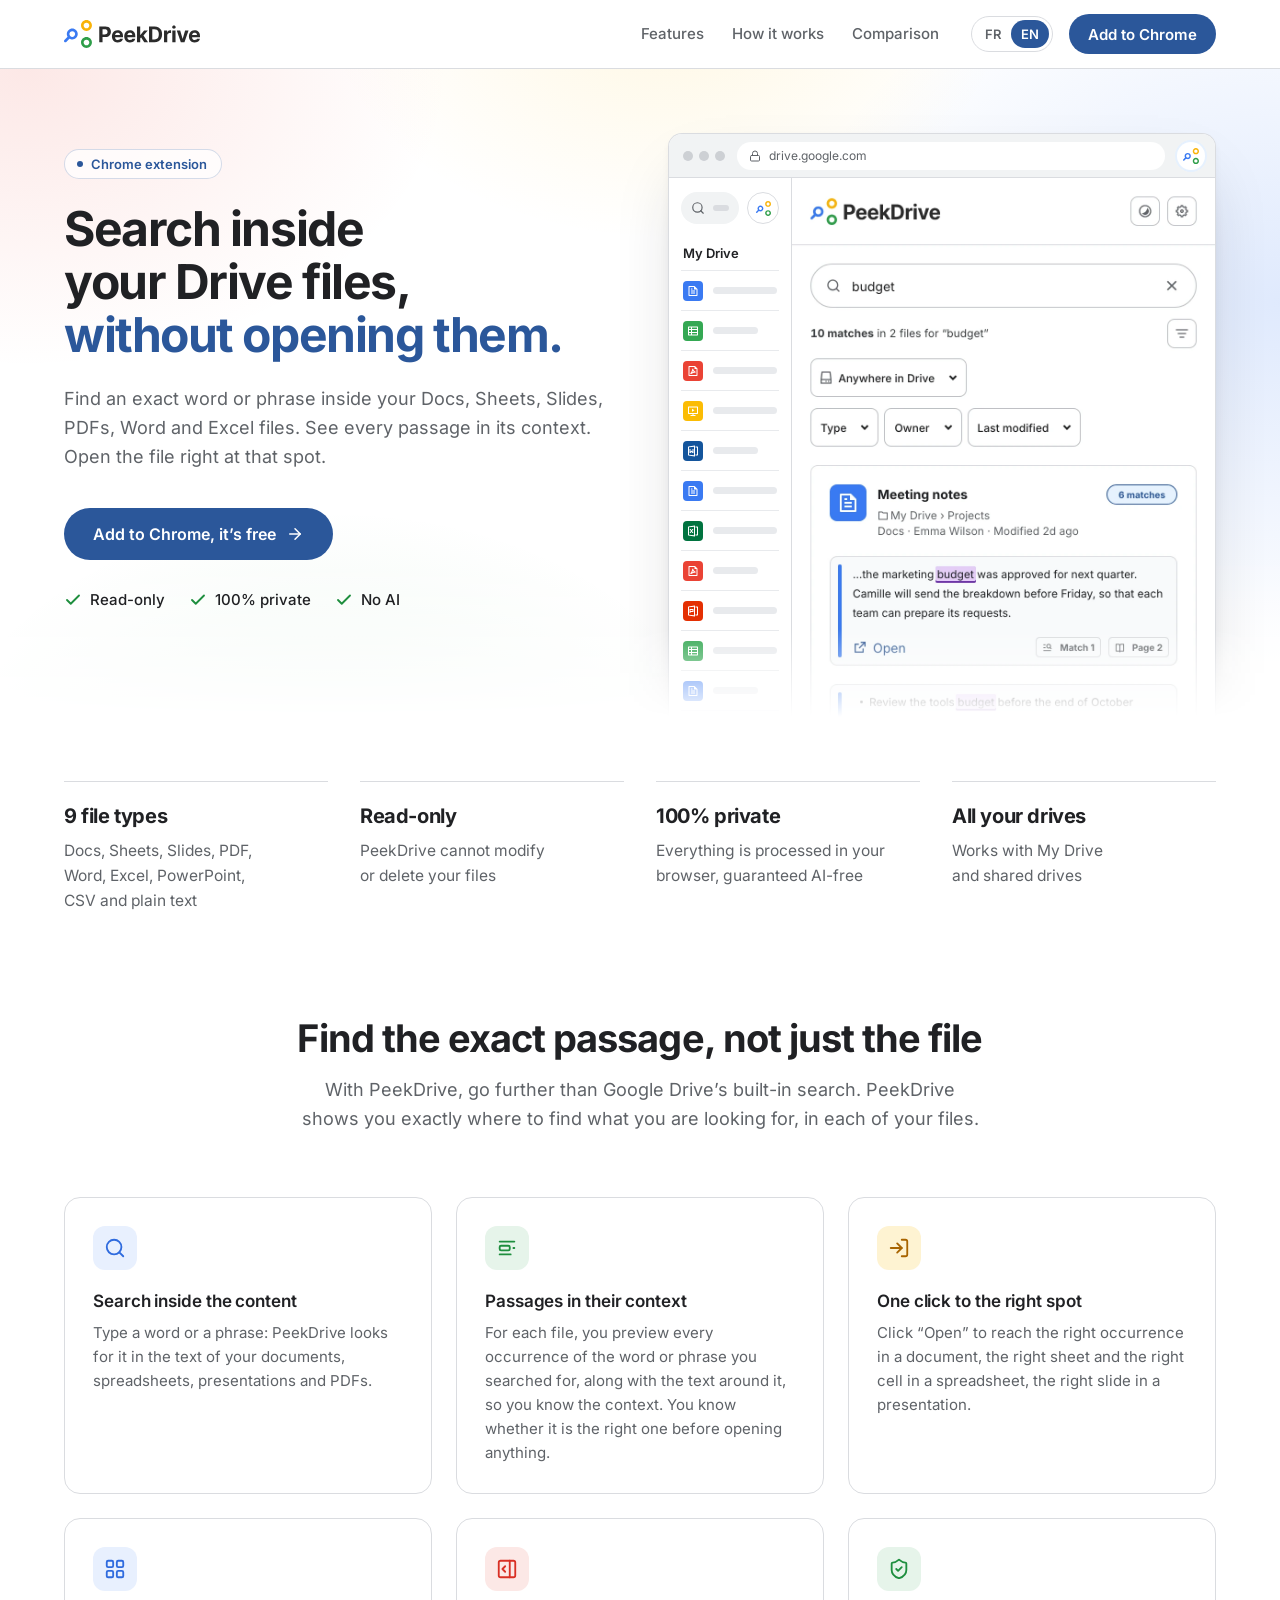
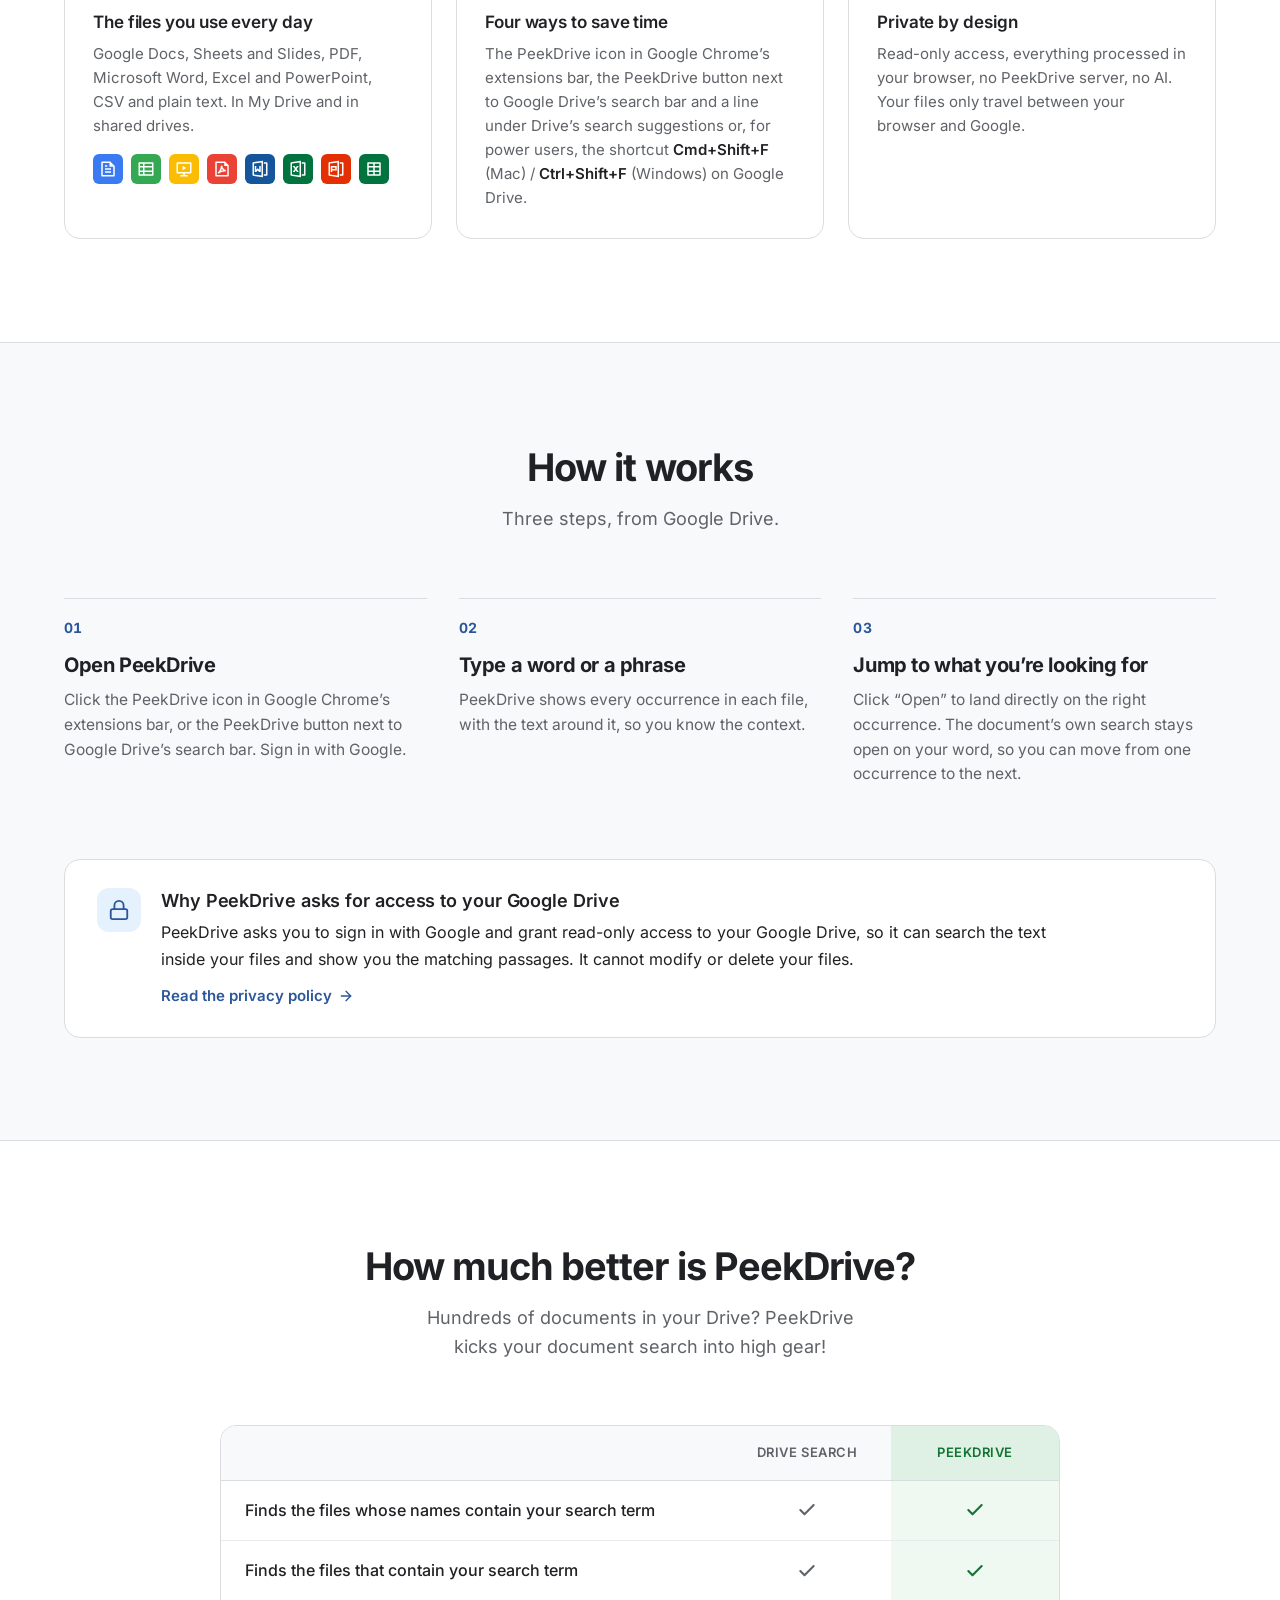
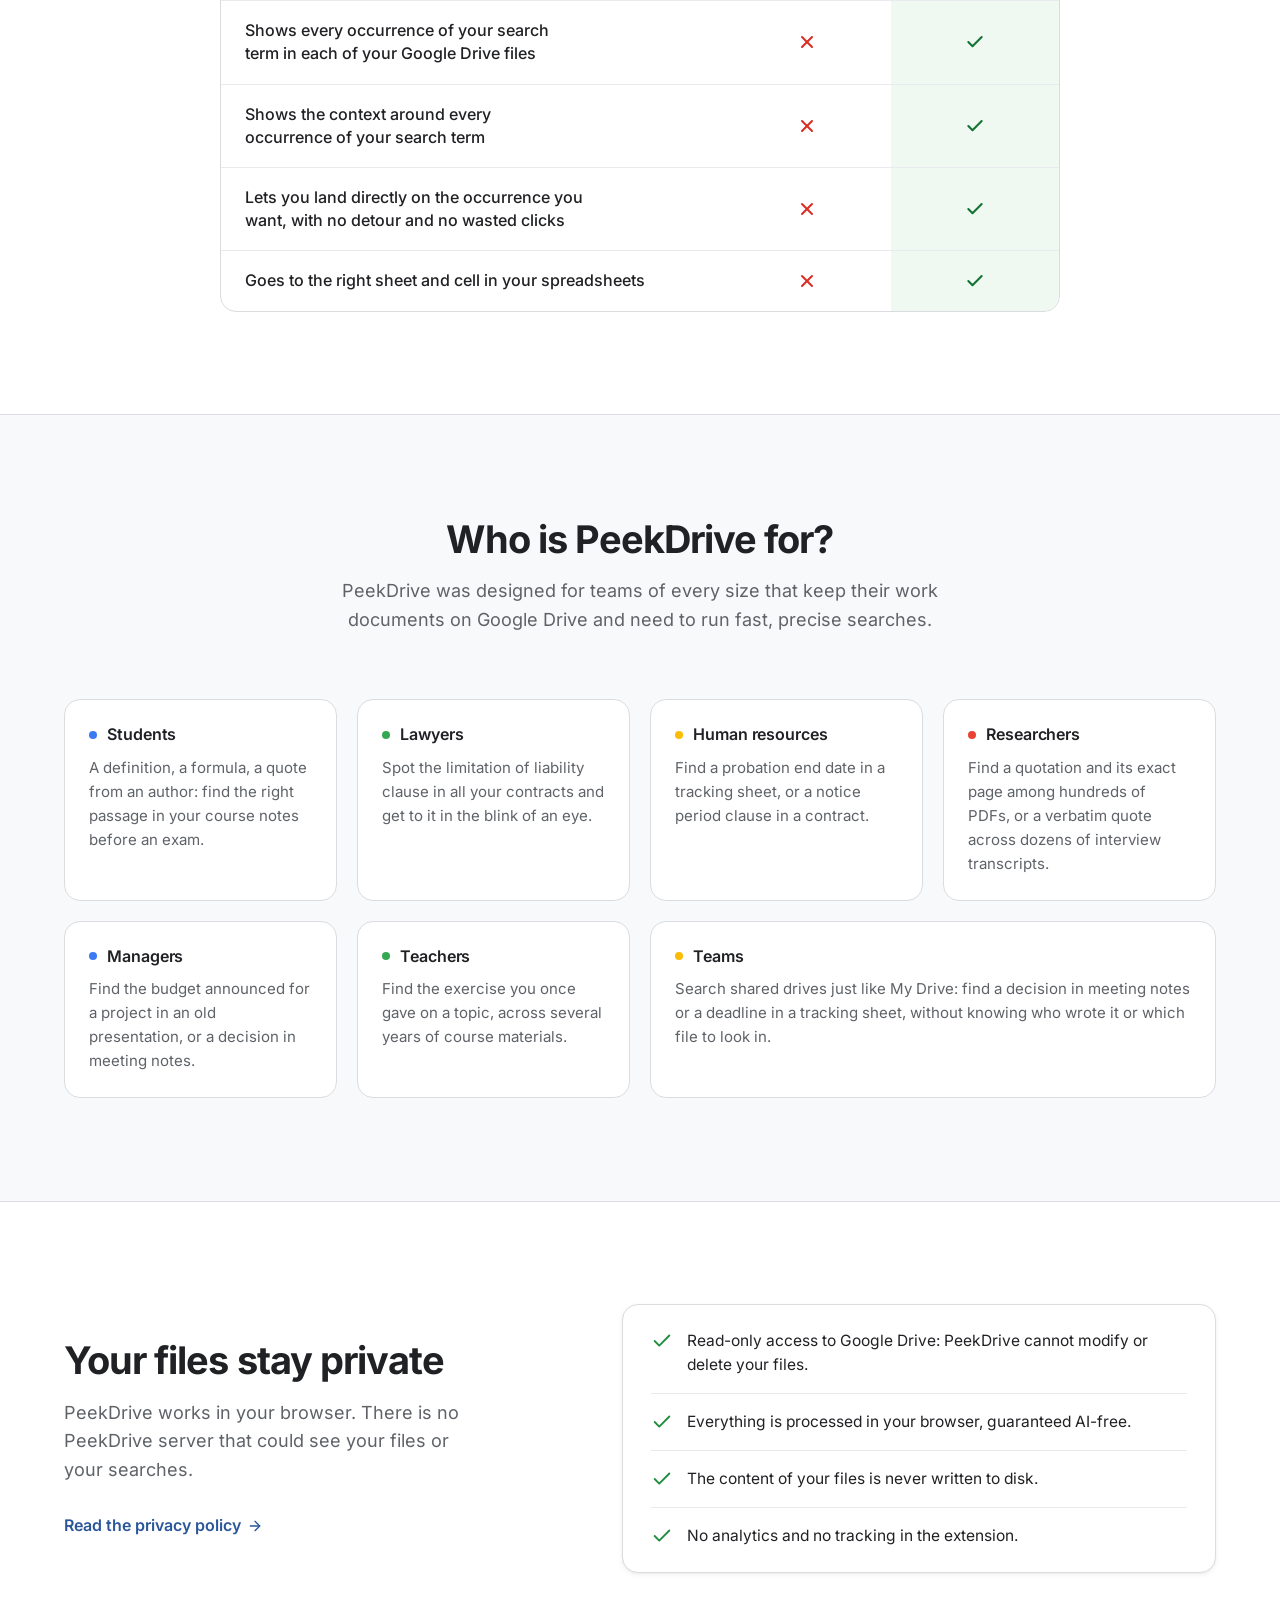
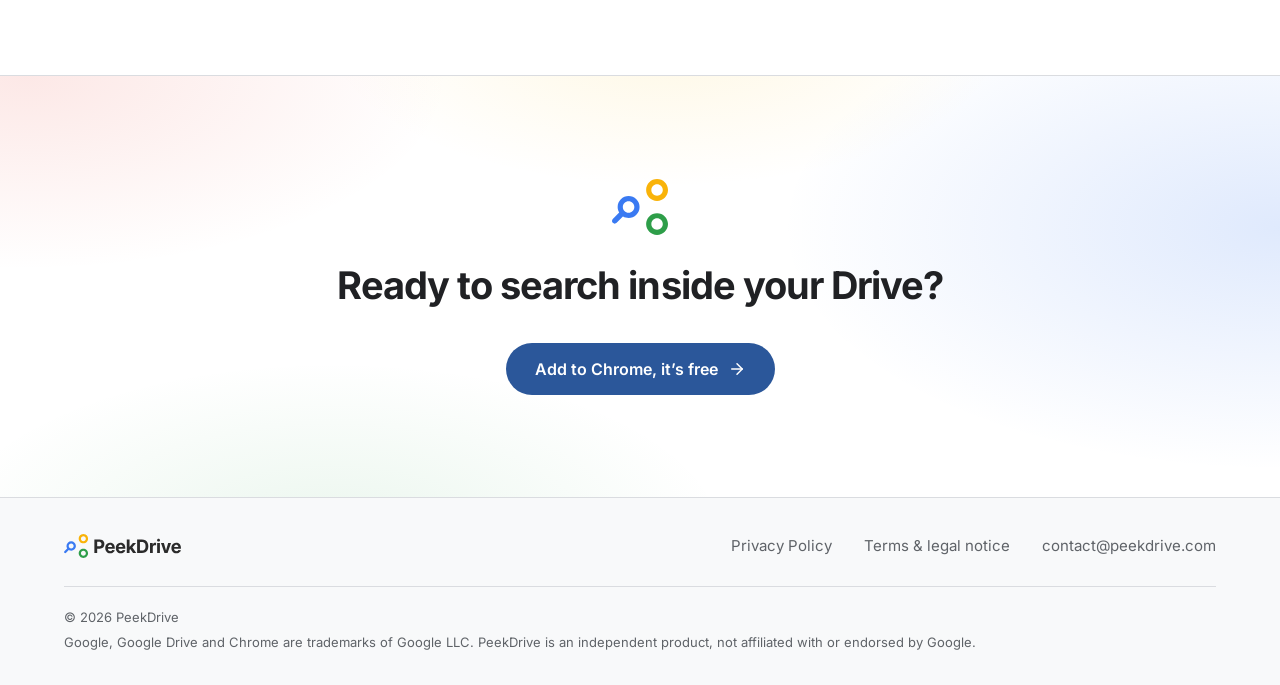
<file: index.html>
<!DOCTYPE html>
<html lang="en">
<head>
    <meta charset="UTF-8">
    <meta name="viewport" content="width=device-width, initial-scale=1.0">
    <title data-en="PeekDrive: search inside your Google Drive files" data-fr="PeekDrive : cherchez dans vos fichiers Google Drive">PeekDrive: search inside your Google Drive files</title>
    <meta name="description" content="PeekDrive is a free Chrome extension that searches inside your Google Drive files, shows the passages that match and opens each file at the right spot. Read-only, 100% private, no AI.">
    <link rel="canonical" href="https://peekdrive.com/">
    <meta property="og:type" content="website">
    <meta property="og:site_name" content="PeekDrive">
    <meta property="og:title" content="PeekDrive: search inside your Google Drive files">
    <meta property="og:description" content="A free Chrome extension that shows where your word is inside each Google Drive file, then opens the file at the right spot. Read-only, 100% private, no AI.">
    <meta property="og:url" content="https://peekdrive.com/">
    <meta property="og:image" content="https://peekdrive.com/assets/og.jpg">
    <meta property="og:image:width" content="1200">
    <meta property="og:image:height" content="630">
    <meta property="og:image:alt" content="The PeekDrive panel showing, for the word “budget”, the passage of a Google Drive file where it appears, highlighted, with an Open link.">
    <meta property="og:locale" content="en_US">
    <meta property="og:locale:alternate" content="fr_FR">
    <meta name="twitter:card" content="summary_large_image">
    <script type="application/ld+json">
    {
        "@context": "https://schema.org",
        "@type": "SoftwareApplication",
        "name": "PeekDrive",
        "description": "Chrome extension that searches inside your Google Drive files, shows the passages that match and opens each file at the right spot.",
        "url": "https://peekdrive.com/",
        "applicationCategory": "BrowserApplication",
        "operatingSystem": "Chrome",
        "offers": { "@type": "Offer", "price": "0", "priceCurrency": "EUR" },
        "author": { "@type": "Person", "name": "Thomas Bonamy" }
    }
    </script>
    <link rel="icon" href="favicon.ico?v=2" sizes="any">
    <link rel="icon" href="favicon.svg?v=2" type="image/svg+xml">
    <link rel="apple-touch-icon" href="apple-touch-icon.png?v=2">
    <link rel="preload" href="assets/fonts/inter-latin.woff2" as="font" type="font/woff2" crossorigin>
    <link rel="stylesheet" href="assets/site.css?v=2">
    <script src="assets/site.js?v=2"></script>
</head>
<body>
    <a class="skip-link" href="#main" data-en="Skip to content" data-fr="Aller au contenu">Skip to content</a>
    <svg class="sprite" aria-hidden="true" focusable="false">
        <symbol id="t-docs" viewBox="0 0 40 40"><rect width="40" height="40" rx="8" fill="#3A7AF2"/><path d="M29 16V28.9932C29 29.5501 28.5552 30 28.0066 30H11.9934C11.445 30 11 29.556 11 29.0082V10.9918C11 10.4553 11.4487 10 12.0022 10H22.9968L29 16ZM27 17H22V12H13V28H27V17ZM16 15H19V17H16V15ZM16 19H24V21H16V19ZM16 23H24V25H16V23Z" fill="white"/></symbol>
        <symbol id="t-sheets" viewBox="0 0 40 40"><rect width="40" height="40" rx="8" fill="#34A853"/><path d="M11 11C10.4477 11 10 11.4477 10 12V28C10 28.5523 10.4477 29 11 29H29C29.5523 29 30 28.5523 30 28V12C30 11.4477 29.5523 11 29 11H11ZM16 13V16H12V13H16ZM12 22V18H16V22H12ZM12 24H16V27H12V24ZM18 24H28V27H18V24ZM28 22H18V18H28V22ZM28 13V16H18V13H28Z" fill="white"/></symbol>
        <symbol id="t-slides" viewBox="0 0 40 40"><rect width="40" height="40" rx="8" fill="#FBBC04"/><path d="M21 26V28H25V30H15V28H19V26H11C10.4477 26 10 25.5523 10 25V12C10 11.4477 10.4477 11 11 11H29C29.5523 11 30 11.4477 30 12V25C30 25.5523 29.5523 26 29 26H21ZM12 13V24H28V13H12ZM18 15.5L23 18.5L18 21.5V15.5Z" fill="white"/></symbol>
        <symbol id="t-pdf" viewBox="0 0 40 40"><rect width="40" height="40" rx="8" fill="#EA4335"/><path d="M13 12H23V16H27V28H13V12ZM11.9985 10C11.4475 10 11 10.4441 11 10.9918V29.0082C11 29.5447 11.4448 30 11.9934 30H28.0066C28.5551 30 29 29.5489 29 28.9925L28.9997 15L24 10H11.9985ZM18.4999 15.5C18.4999 17.0775 18.0442 18.9373 17.2749 20.6534C16.5029 22.3757 15.4614 23.8502 14.3752 24.7191L15.5546 26.3321C18.4821 24.3804 21.7233 23.0421 24.8585 23.49L25.3162 21.5513C22.6435 20.6604 20.4999 17.9899 20.4999 15.5H18.4999ZM19.0999 21.4716C19.3673 20.8752 19.6042 20.2563 19.8037 19.6285C20.2753 20.3531 20.8553 21.0182 21.5101 21.5953C20.5283 21.7711 19.5665 22.0596 18.6352 22.4276C18.7999 22.1143 18.9551 21.7948 19.0999 21.4716Z" fill="white"/></symbol>
        <symbol id="t-csv" viewBox="0 0 40 40"><rect width="40" height="40" rx="8" fill="#00733F"/><path d="M21 18V22H27V18H21ZM19 18H13V22H19V18ZM21 27H27V24H21V27ZM19 27V24H13V27H19ZM21 13V16H27V13H21ZM19 13H13V16H19V13ZM12 11H28C28.5523 11 29 11.4477 29 12V28C29 28.5523 28.5523 29 28 29H12C11.4477 29 11 28.5523 11 28V12C11 11.4477 11.4477 11 12 11Z" fill="white"/></symbol>
        <symbol id="t-word" viewBox="0 0 40 40"><rect width="40" height="40" rx="8" fill="#14559C"/><path d="M25 27H28V13H25V11H29C29.5523 11 30 11.4477 30 12V28C30 28.5523 29.5523 29 29 29H25V27ZM10.8586 10.8773L23.4293 9.0815C23.7027 9.04245 23.9559 9.2324 23.995 9.50577C23.9983 9.52919 24 9.55282 24 9.57648V30.4235C24 30.6996 23.7761 30.9235 23.5 30.9235C23.4763 30.9235 23.4527 30.9218 23.4293 30.9184L10.8586 29.1226C10.3659 29.0522 10 28.6303 10 28.1327V11.8673C10 11.3696 10.3659 10.9477 10.8586 10.8773ZM12 12.7346V27.2654L22 28.694V11.306L12 12.7346ZM19 16H21V24H19L17 22L15 24H13V16H15L15.0108 21L17 19L19 20.989V16Z" fill="white"/></symbol>
        <symbol id="t-excel" viewBox="0 0 40 40"><rect width="40" height="40" rx="8" fill="#00733F"/><path d="M10.8586 10.8773L23.4293 9.0815C23.7027 9.04245 23.9559 9.2324 23.995 9.50577C23.9983 9.52919 24 9.55282 24 9.57648V30.4235C24 30.6996 23.7761 30.9235 23.5 30.9235C23.4763 30.9235 23.4527 30.9218 23.4293 30.9184L10.8586 29.1226C10.3659 29.0522 10 28.6303 10 28.1327V11.8673C10 11.3696 10.3659 10.9477 10.8586 10.8773ZM12 12.7346V27.2654L22 28.694V11.306L12 12.7346ZM25 27H28V13H25V11H29C29.5523 11 30 11.4477 30 12V28C30 28.5523 29.5523 29 29 29H25V27ZM18.2 20L21 24H18.6L17 21.7143L15.4 24H13L15.8 20L13 16H15.4L17 18.2857L18.6 16H21L18.2 20Z" fill="white"/></symbol>
        <symbol id="t-ppt" viewBox="0 0 40 40"><rect width="40" height="40" rx="8" fill="#E42F02"/><path d="M10.8586 10.8773L23.4293 9.0815C23.7027 9.04245 23.9559 9.2324 23.995 9.50577C23.9983 9.52919 24 9.55282 24 9.57648V30.4235C24 30.6996 23.7761 30.9235 23.5 30.9235C23.4763 30.9235 23.4527 30.9218 23.4293 30.9184L10.8586 29.1226C10.3659 29.0522 10 28.6303 10 28.1327V11.8673C10 11.3696 10.3659 10.9477 10.8586 10.8773ZM12 12.7346V27.2654L22 28.694V11.306L12 12.7346ZM25 27H28V13H25V11H29C29.5523 11 30 11.4477 30 12V28C30 28.5523 29.5523 29 29 29H25V27ZM13 16H21V22H15V24H13V16ZM15 18V20H19V18H15Z" fill="white"/></symbol>
        <symbol id="i-search" viewBox="0 0 24 24"><circle cx="11" cy="11" r="8"/><path d="m21 21-4.3-4.3"/></symbol>
        <symbol id="i-check" viewBox="0 0 24 24"><path d="M20 6 9 17l-5-5"/></symbol>
        <symbol id="i-arrow" viewBox="0 0 24 24"><path d="M5 12h14"/><path d="m12 5 7 7-7 7"/></symbol>
        <symbol id="i-x" viewBox="0 0 24 24"><path d="M18 6 6 18"/><path d="m6 6 12 12"/></symbol>
        <symbol id="i-lock" viewBox="0 0 24 24"><rect width="18" height="11" x="3" y="11" rx="2"/><path d="M7 11V7a5 5 0 0 1 10 0v4"/></symbol>
        <symbol id="i-passage" viewBox="0 0 24 24"><path d="M4 5h16"/><rect x="4" y="9.5" width="11" height="5" rx="1.5"/><path d="M19 12h1"/><path d="M4 19h12"/></symbol>
        <symbol id="i-target" viewBox="0 0 24 24"><path d="M15 3h4a2 2 0 0 1 2 2v14a2 2 0 0 1-2 2h-4"/><path d="m10 17 5-5-5-5"/><path d="M15 12H3"/></symbol>
        <symbol id="i-grid" viewBox="0 0 24 24"><rect width="7" height="7" x="3" y="3" rx="1.5"/><rect width="7" height="7" x="14" y="3" rx="1.5"/><rect width="7" height="7" x="14" y="14" rx="1.5"/><rect width="7" height="7" x="3" y="14" rx="1.5"/></symbol>
        <symbol id="i-panel" viewBox="0 0 24 24"><rect width="18" height="18" x="3" y="3" rx="2"/><path d="M15 3v18"/><path d="m10 15-3-3 3-3"/></symbol>
        <symbol id="i-shield" viewBox="0 0 24 24"><path d="M20 13c0 5-3.5 7.5-7.66 8.95a1 1 0 0 1-.67-.01C7.5 20.5 4 18 4 13V6a1 1 0 0 1 1-1c2 0 4.5-1.2 6.24-2.72a1.17 1.17 0 0 1 1.52 0C14.51 3.81 17 5 19 5a1 1 0 0 1 1 1z"/><path d="m9 12 2 2 4-4"/></symbol>
    </svg>
    <header class="site-header">
        <div class="container nav">
            <a class="brand" href="./"><img src="logo.svg" alt="PeekDrive, home" data-en-alt="PeekDrive, home" data-fr-alt="PeekDrive, accueil" width="136" height="28"></a>
            <nav class="nav-links" aria-label="Main" data-en-aria-label="Main" data-fr-aria-label="Principale">
                <a href="#features" data-en="Features" data-fr="Fonctionnalités">Features</a>
                <a href="#how" data-en="How it works" data-fr="Comment ça marche">How it works</a>
                <a href="#compare" data-en="Comparison" data-fr="Comparatif">Comparison</a>
            </nav>
            <div class="nav-actions">
                <div class="lang-switch" role="group" aria-label="Language" data-en-aria-label="Language" data-fr-aria-label="Langue">
                    <button type="button" class="lang-btn" data-lang="fr" lang="fr" aria-label="Français" aria-pressed="false">FR</button>
                    <button type="button" class="lang-btn is-active" data-lang="en" lang="en" aria-label="English" aria-pressed="true">EN</button>
                </div>
                <a class="btn btn--primary btn--s" href="https://chromewebstore.google.com/detail/piecapgomaejneknjkfpdhcpegihmjpd" target="_blank" rel="noopener" data-en="Add to Chrome" data-fr="Ajouter à Chrome">Add to Chrome</a>
            </div>
        </div>
    </header>
    <main id="main">
        <!-- Hero -->
        <section class="hero pastel" aria-labelledby="h-hero">
            <div class="container hero-grid">
                <div class="hero-copy">
                    <p class="badge" data-en="Chrome extension" data-fr="Extension Chrome">Chrome extension</p>
                    <h1 id="h-hero" data-en="Search inside your Drive files, &lt;span&gt;without opening them.&lt;/span&gt;" data-fr="Cherchez dans vos fichiers Drive, &lt;span&gt;sans les ouvrir.&lt;/span&gt;">Search inside your Drive files, <span>without opening them.</span></h1>
                    <p class="lead" data-en="Find an exact word or phrase inside your Docs, Sheets, Slides, PDFs, Word and Excel files. See every passage in its context. Open the file right at that spot." data-fr="Trouvez un mot ou une expression exacte dans vos Docs, Sheets, Slides, PDF, Word et Excel. Voyez chaque passage dans son contexte. Ouvrez le fichier pile au bon endroit.">Find an exact word or phrase inside your Docs, Sheets, Slides, PDFs, Word and Excel files. See every passage in its context. Open the file right at that spot.</p>
                    <div class="hero-cta">
                        <a class="btn btn--primary" href="https://chromewebstore.google.com/detail/piecapgomaejneknjkfpdhcpegihmjpd" target="_blank" rel="noopener"><span data-en="Add to Chrome, it’s free" data-fr="Ajouter à Chrome, c’est gratuit">Add to Chrome, it’s free</span><svg class="i" aria-hidden="true"><use href="#i-arrow"/></svg></a>
                    </div>
                    <ul class="ticks">
                        <li><svg class="i" aria-hidden="true"><use href="#i-check"/></svg><span data-en="Read-only" data-fr="Lecture seule">Read-only</span></li>
                        <li><svg class="i" aria-hidden="true"><use href="#i-check"/></svg><span data-en="100% private" data-fr="100% confidentiel">100% private</span></li>
                        <li><svg class="i" aria-hidden="true"><use href="#i-check"/></svg><span data-en="No AI" data-fr="Sans IA">No AI</span></li>
                    </ul>
                </div>

                <figure class="hero-visual" role="img" aria-label="Illustration: a browser window on drive.google.com with the PeekDrive panel open. For the word “budget”, the panel lists two files, each with the passage where the word appears, highlighted, and an Open link." data-en-aria-label="Illustration: a browser window on drive.google.com with the PeekDrive panel open. For the word “budget”, the panel lists two files, each with the passage where the word appears, highlighted, and an Open link." data-fr-aria-label="Illustration : une fenêtre de navigateur sur drive.google.com avec le panneau PeekDrive ouvert. Pour le mot « budget », le panneau liste deux fichiers, chacun avec le passage où le mot apparaît, surligné, et un lien Ouvrir.">
                    <div class="browser">
                        <div class="browser-bar">
                            <span class="browser-dots"><i></i><i></i><i></i></span>
                            <span class="browser-url"><svg class="i"><use href="#i-lock"/></svg>drive.google.com</span>
                            <span class="browser-ext"><img src="favicon.svg?v=2" alt="" width="16" height="16"></span>
                        </div>
                        <div class="browser-body">
                            <div class="drive">
                                <div class="drive-top">
                                    <span class="drive-field"><svg class="i"><use href="#i-search"/></svg><i></i></span>
                                    <span class="drive-pk"><img src="favicon.svg?v=2" alt="" width="15" height="15"></span>
                                </div>
                                <p class="drive-title" data-en="My Drive" data-fr="Mon Drive">My Drive</p>
                                <ul class="drive-rows">
                                    <li><svg viewBox="0 0 40 40"><use href="#t-docs"/></svg><i></i></li>
                                    <li><svg viewBox="0 0 40 40"><use href="#t-sheets"/></svg><i></i></li>
                                    <li><svg viewBox="0 0 40 40"><use href="#t-pdf"/></svg><i></i></li>
                                    <li><svg viewBox="0 0 40 40"><use href="#t-slides"/></svg><i></i></li>
                                    <li><svg viewBox="0 0 40 40"><use href="#t-word"/></svg><i></i></li>
                                    <li><svg viewBox="0 0 40 40"><use href="#t-docs"/></svg><i></i></li>
                                    <li><svg viewBox="0 0 40 40"><use href="#t-excel"/></svg><i></i></li>
                                    <li><svg viewBox="0 0 40 40"><use href="#t-pdf"/></svg><i></i></li>
                                    <li><svg viewBox="0 0 40 40"><use href="#t-ppt"/></svg><i></i></li>
                                    <li><svg viewBox="0 0 40 40"><use href="#t-sheets"/></svg><i></i></li>
                                    <li><svg viewBox="0 0 40 40"><use href="#t-docs"/></svg><i></i></li>
                                    <li><svg viewBox="0 0 40 40"><use href="#t-csv"/></svg><i></i></li>
                                </ul>
                            </div>

                            <!-- PANEL: the PeekDrive panel, as pictures of the extension's own interface,
                                 one per language (made in the PeekDrive repository:
                                 node ui/outils/demo-shots.mjs <assets> --site). The figure describes them. -->
                            <div class="pd-wrap">
                                <img class="pd-shot pd-shot--en" src="assets/panel-en.webp" width="920" height="1800" alt="" loading="lazy" decoding="async">
                                <img class="pd-shot pd-shot--fr" src="assets/panel-fr.webp" width="920" height="1800" alt="" loading="lazy" decoding="async">
                            </div>
                            <!-- end of PANEL -->
                        </div>
                    </div>
                </figure>
            </div>
        </section>

        <!-- Facts -->
        <section class="facts" aria-label="PeekDrive at a glance" data-en-aria-label="PeekDrive at a glance" data-fr-aria-label="PeekDrive en bref">
            <div class="container">
                <ul class="facts-grid">
                    <li class="fact">
                        <strong class="fact-value" data-en="9 file types" data-fr="9 formats">9 file types</strong>
                        <span class="fact-label" data-en="Docs, Sheets, Slides, PDF, Word, Excel, PowerPoint, CSV and plain text" data-fr="Docs, Sheets, Slides, PDF, Word, Excel, PowerPoint, CSV et texte brut">Docs, Sheets, Slides, PDF, Word, Excel, PowerPoint, CSV and plain text</span>
                    </li>
                    <li class="fact">
                        <strong class="fact-value" data-en="Read-only" data-fr="Lecture seule">Read-only</strong>
                        <span class="fact-label" data-en="PeekDrive cannot modify or delete your files" data-fr="PeekDrive ne peut pas modifier ni supprimer vos fichiers">PeekDrive cannot modify or delete your files</span>
                    </li>
                    <li class="fact">
                        <strong class="fact-value" data-en="100% private" data-fr="100% confidentiel">100% private</strong>
                        <span class="fact-label" data-en="Everything is processed in your browser, guaranteed AI-free" data-fr="Tout est traité dans votre navigateur, garanti sans IA">Everything is processed in your browser, guaranteed AI-free</span>
                    </li>
                    <li class="fact">
                        <strong class="fact-value" data-en="All your drives" data-fr="Tous vos espaces">All your drives</strong>
                        <span class="fact-label" data-en="Works with My Drive and shared drives" data-fr="Fonctionne avec Mon Drive et les Drive partagés">Works with My Drive and shared drives</span>
                    </li>
                </ul>
            </div>
        </section>

        <!-- Features -->
        <section class="section" id="features" aria-labelledby="h-features">
            <div class="container">
                <div class="section-head">
                    <h2 id="h-features" data-en="Find the exact passage, not just the file" data-fr="Trouvez le passage exact, pas seulement le fichier">Find the exact passage, not just the file</h2>
                    <p class="lead" data-en="With PeekDrive, go further than Google Drive’s built-in search. PeekDrive shows you exactly where to find what you are looking for, in each of your files." data-fr="Grâce à PeekDrive, allez plus loin que la recherche native Google Drive. PeekDrive vous permet de savoir où exactement se trouve ce que vous cherchez, dans chacun de vos fichiers.">With PeekDrive, go further than Google Drive’s built-in search. PeekDrive shows you exactly where to find what you are looking for, in each of your files.</p>
                </div>
                <ul class="cards">
                    <li class="card">
                        <span class="icon-tile tile--blue"><svg class="i" aria-hidden="true"><use href="#i-search"/></svg></span>
                        <h3 data-en="Search inside the content" data-fr="Recherche dans le contenu">Search inside the content</h3>
                        <p data-en="Type a word or a phrase: PeekDrive looks for it in the text of your documents, spreadsheets, presentations and PDFs." data-fr="Tapez un mot ou une expression&amp;nbsp;: PeekDrive le cherche dans le texte de vos documents, tableurs, présentations et PDF.">Type a word or a phrase: PeekDrive looks for it in the text of your documents, spreadsheets, presentations and PDFs.</p>
                    </li>
                    <li class="card">
                        <span class="icon-tile tile--green"><svg class="i" aria-hidden="true"><use href="#i-passage"/></svg></span>
                        <h3 data-en="Passages in their context" data-fr="Les passages dans leur contexte">Passages in their context</h3>
                        <p data-en="For each file, you preview every occurrence of the word or phrase you searched for, along with the text around it, so you know the context. You know whether it is the right one before opening anything." data-fr="Pour chaque fichier, vous prévisualisez toutes les occurrences du mot ou de l’expression recherchée mais également le texte autour afin de connaître le contexte. Vous savez si c’est le bon avant d’ouvrir quoi que ce soit.">For each file, you preview every occurrence of the word or phrase you searched for, along with the text around it, so you know the context. You know whether it is the right one before opening anything.</p>
                    </li>
                    <li class="card">
                        <span class="icon-tile tile--yellow"><svg class="i" aria-hidden="true"><use href="#i-target"/></svg></span>
                        <h3 data-en="One click to the right spot" data-fr="Un clic, au bon endroit">One click to the right spot</h3>
                        <p data-en="Click “Open” to reach the right occurrence in a document, the right sheet and the right cell in a spreadsheet, the right slide in a presentation." data-fr="Cliquez sur «&amp;nbsp;Ouvrir&amp;nbsp;» pour atteindre la bonne occurrence dans un document, la bonne feuille et la bonne cellule dans un tableur, la bonne diapositive dans une présentation.">Click “Open” to reach the right occurrence in a document, the right sheet and the right cell in a spreadsheet, the right slide in a presentation.</p>
                    </li>
                    <li class="card" id="filetypes">
                        <span class="icon-tile tile--blue"><svg class="i" aria-hidden="true"><use href="#i-grid"/></svg></span>
                        <h3 data-en="The files you use every day" data-fr="Vos fichiers de tous les jours">The files you use every day</h3>
                        <p data-en="Google Docs, Sheets and Slides, PDF, Microsoft Word, Excel and PowerPoint, CSV and plain text. In My Drive and in shared drives." data-fr="Google Docs, Sheets et Slides, PDF, Microsoft Word, Excel et PowerPoint, CSV et texte brut. Dans Mon Drive comme dans les Drive partagés.">Google Docs, Sheets and Slides, PDF, Microsoft Word, Excel and PowerPoint, CSV and plain text. In My Drive and in shared drives.</p>
                        <ul class="type-tiles">
                            <li><svg viewBox="0 0 40 40" role="img" aria-label="Google Docs"><use href="#t-docs"/></svg></li>
                            <li><svg viewBox="0 0 40 40" role="img" aria-label="Google Sheets"><use href="#t-sheets"/></svg></li>
                            <li><svg viewBox="0 0 40 40" role="img" aria-label="Google Slides"><use href="#t-slides"/></svg></li>
                            <li><svg viewBox="0 0 40 40" role="img" aria-label="PDF"><use href="#t-pdf"/></svg></li>
                            <li><svg viewBox="0 0 40 40" role="img" aria-label="Microsoft Word"><use href="#t-word"/></svg></li>
                            <li><svg viewBox="0 0 40 40" role="img" aria-label="Microsoft Excel"><use href="#t-excel"/></svg></li>
                            <li><svg viewBox="0 0 40 40" role="img" aria-label="Microsoft PowerPoint"><use href="#t-ppt"/></svg></li>
                            <li><svg viewBox="0 0 40 40" role="img" aria-label="CSV"><use href="#t-csv"/></svg></li>
                        </ul>
                    </li>
                    <li class="card">
                        <span class="icon-tile tile--red"><svg class="i" aria-hidden="true"><use href="#i-panel"/></svg></span>
                        <h3 data-en="Four ways to save time" data-fr="Quatre façons de gagner du temps">Four ways to save time</h3>
                        <p data-en="The PeekDrive icon in Google Chrome’s extensions bar, the PeekDrive button next to Google Drive’s search bar and a line under Drive’s search suggestions or, for power users, the shortcut &lt;kbd&gt;Cmd+Shift+F&lt;/kbd&gt; (Mac) / &lt;kbd&gt;Ctrl+Shift+F&lt;/kbd&gt; (Windows) on Google Drive." data-fr="L’icône PeekDrive dans la barre d’extensions de Google Chrome, le bouton PeekDrive à côté de la barre de recherche de Google Drive et une ligne sous les suggestions de recherche de Drive, ou, pour les expert·e·s, le raccourci &lt;kbd&gt;Cmd+Maj+F&lt;/kbd&gt; (Mac) / &lt;kbd&gt;Ctrl+Maj+F&lt;/kbd&gt; (Windows) sur Google Drive.">The PeekDrive icon in Google Chrome’s extensions bar, the PeekDrive button next to Google Drive’s search bar and a line under Drive’s search suggestions or, for power users, the shortcut <kbd>Cmd+Shift+F</kbd> (Mac) / <kbd>Ctrl+Shift+F</kbd> (Windows) on Google Drive.</p>
                    </li>
                    <li class="card">
                        <span class="icon-tile tile--green"><svg class="i" aria-hidden="true"><use href="#i-shield"/></svg></span>
                        <h3 data-en="Private by design" data-fr="Confidentiel par conception">Private by design</h3>
                        <p data-en="Read-only access, everything processed in your browser, no PeekDrive server, no AI. Your files only travel between your browser and Google." data-fr="Accès en lecture seule, tout est traité dans votre navigateur, aucun serveur PeekDrive, aucune IA. Vos fichiers ne circulent qu’entre votre navigateur et Google.">Read-only access, everything processed in your browser, no PeekDrive server, no AI. Your files only travel between your browser and Google.</p>
                    </li>
                </ul>
            </div>
        </section>

        <!-- How it works -->
        <section class="section section--surface" id="how" aria-labelledby="h-how">
            <div class="container">
                <div class="section-head">
                    <h2 id="h-how" data-en="How it works" data-fr="Comment ça marche">How it works</h2>
                    <p class="lead" data-en="Three steps, from Google Drive." data-fr="Trois étapes, depuis Google Drive.">Three steps, from Google Drive.</p>
                </div>
                <ol class="rules rules--3">
                    <li class="rule">
                        <span class="rule-num" aria-hidden="true">01</span>
                        <h3 data-en="Open PeekDrive" data-fr="Ouvrez PeekDrive">Open PeekDrive</h3>
                        <p data-en="Click the PeekDrive icon in Google Chrome’s extensions bar, or the PeekDrive button next to Google Drive’s search bar. Sign in with Google." data-fr="Cliquez sur l’icône PeekDrive dans la barre d’extensions de Google Chrome, ou sur le bouton PeekDrive à côté de la barre de recherche de Google Drive. Connectez-vous avec Google.">Click the PeekDrive icon in Google Chrome’s extensions bar, or the PeekDrive button next to Google Drive’s search bar. Sign in with Google.</p>
                    </li>
                    <li class="rule">
                        <span class="rule-num" aria-hidden="true">02</span>
                        <h3 data-en="Type a word or a phrase" data-fr="Tapez un mot ou une expression">Type a word or a phrase</h3>
                        <p data-en="PeekDrive shows every occurrence in each file, with the text around it, so you know the context." data-fr="PeekDrive affiche toutes les occurrences dans chaque fichier, avec le texte autour pour connaître le contexte.">PeekDrive shows every occurrence in each file, with the text around it, so you know the context.</p>
                    </li>
                    <li class="rule">
                        <span class="rule-num" aria-hidden="true">03</span>
                        <h3 data-en="Jump to what you’re looking for" data-fr="Accédez à ce que vous cherchez">Jump to what you’re looking for</h3>
                        <p data-en="Click “Open” to land directly on the right occurrence. The document’s own search stays open on your word, so you can move from one occurrence to the next." data-fr="Cliquez sur «&amp;nbsp;Ouvrir&amp;nbsp;» pour atteindre directement la bonne occurrence. La recherche du document reste ouverte sur votre mot, pour passer d’une occurrence à l’autre.">Click “Open” to land directly on the right occurrence. The document’s own search stays open on your word, so you can move from one occurrence to the next.</p>
                    </li>
                </ol>

                <div class="callout">
                    <span class="icon-tile"><svg class="i" aria-hidden="true"><use href="#i-lock"/></svg></span>
                    <div>
                        <h3 data-en="Why PeekDrive asks for access to your Google Drive" data-fr="Pourquoi PeekDrive demande l’accès à votre Google Drive">Why PeekDrive asks for access to your Google Drive</h3>
                        <p data-en="PeekDrive asks you to sign in with Google and grant &lt;span class=&quot;nw&quot;&gt;read-only&lt;/span&gt; access to your Google Drive, so it can search the text inside your files and show you the matching passages. It cannot modify or delete your files." data-fr="PeekDrive vous demande de vous connecter avec Google et d'autoriser un accès en lecture seule à votre Google Drive, afin de rechercher le texte à l'intérieur de vos fichiers et de vous montrer les passages correspondants. Il ne peut pas modifier ni supprimer vos fichiers.">PeekDrive asks you to sign in with Google and grant <span class="nw">read-only</span> access to your Google Drive, so it can search the text inside your files and show you the matching passages. It cannot modify or delete your files.</p>
                        <a class="more" href="privacy.html"><span data-en="Read the privacy policy" data-fr="Lire la politique de confidentialité">Read the privacy policy</span><svg class="i" aria-hidden="true"><use href="#i-arrow"/></svg></a>
                    </div>
                </div>
            </div>
        </section>

        <!-- Comparison -->
        <section class="section" id="compare" aria-labelledby="h-compare">
            <div class="container">
                <div class="section-head">
                    <h2 id="h-compare" data-en="How much better is PeekDrive?" data-fr="À quel point PeekDrive est mieux&amp;nbsp;?">How much better is PeekDrive?</h2>
                    <p class="lead" data-en="Hundreds of documents in your Drive? PeekDrive kicks your document search into high gear!" data-fr="Des centaines de documents dans votre Drive&amp;nbsp;? PeekDrive fait passer votre recherche documentaire à la vitesse supérieure&amp;nbsp;!">Hundreds of documents in your Drive? PeekDrive kicks your document search into high gear!</p>
                </div>
                <div class="compare">
                    <table>
                        <thead>
                            <tr>
                                <th scope="col"><span class="sr-only" data-en="What it does" data-fr="Ce que ça fait">What it does</span></th>
                                <th scope="col" class="col" data-en="Drive search" data-fr="Recherche Drive">Drive search</th>
                                <th scope="col" class="col col--pd">PeekDrive</th>
                            </tr>
                        </thead>
                        <tbody>
                            <tr>
                                <th scope="row" data-en="Finds the files whose names contain your search term" data-fr="Trouve les fichiers dont les noms contiennent votre recherche">Finds the files whose names contain your search term</th>
                                <td class="col"><svg class="i yes yes--drive" aria-hidden="true"><use href="#i-check"/></svg><span class="sr-only" data-en="Yes" data-fr="Oui">Yes</span></td>
                                <td class="col col--pd"><svg class="i yes" aria-hidden="true"><use href="#i-check"/></svg><span class="sr-only" data-en="Yes" data-fr="Oui">Yes</span></td>
                            </tr>
                            <tr>
                                <th scope="row" data-en="Finds the files that contain your search term" data-fr="Trouve les fichiers qui contiennent votre recherche">Finds the files that contain your search term</th>
                                <td class="col"><svg class="i yes yes--drive" aria-hidden="true"><use href="#i-check"/></svg><span class="sr-only" data-en="Yes" data-fr="Oui">Yes</span></td>
                                <td class="col col--pd"><svg class="i yes" aria-hidden="true"><use href="#i-check"/></svg><span class="sr-only" data-en="Yes" data-fr="Oui">Yes</span></td>
                            </tr>
                            <tr>
                                <th scope="row" data-en="Shows every occurrence of your search term in each of your Google Drive files" data-fr="Affiche chaque occurrence de votre recherche dans chacun de vos fichiers Google Drive">Shows every occurrence of your search term in each of your Google Drive files</th>
                                <td class="col"><svg class="i no" aria-hidden="true"><use href="#i-x"/></svg><span class="sr-only" data-en="No" data-fr="Non">No</span></td>
                                <td class="col col--pd"><svg class="i yes" aria-hidden="true"><use href="#i-check"/></svg><span class="sr-only" data-en="Yes" data-fr="Oui">Yes</span></td>
                            </tr>
                            <tr>
                                <th scope="row" data-en="Shows the context around every occurrence of your search term" data-fr="Affiche le contexte autour de chaque occurrence de votre recherche">Shows the context around every occurrence of your search term</th>
                                <td class="col"><svg class="i no" aria-hidden="true"><use href="#i-x"/></svg><span class="sr-only" data-en="No" data-fr="Non">No</span></td>
                                <td class="col col--pd"><svg class="i yes" aria-hidden="true"><use href="#i-check"/></svg><span class="sr-only" data-en="Yes" data-fr="Oui">Yes</span></td>
                            </tr>
                            <tr>
                                <th scope="row" data-en="Lets you land directly on the occurrence you want, with no detour and no wasted clicks" data-fr="Permet d’atterrir directement à l’occurrence que vous souhaitez atteindre, sans détour ni clics inutiles">Lets you land directly on the occurrence you want, with no detour and no wasted clicks</th>
                                <td class="col"><svg class="i no" aria-hidden="true"><use href="#i-x"/></svg><span class="sr-only" data-en="No" data-fr="Non">No</span></td>
                                <td class="col col--pd"><svg class="i yes" aria-hidden="true"><use href="#i-check"/></svg><span class="sr-only" data-en="Yes" data-fr="Oui">Yes</span></td>
                            </tr>
                            <tr>
                                <th scope="row" data-en="Goes to the right sheet and cell in your spreadsheets" data-fr="Va à la bonne feuille et à la bonne cellule dans vos tableurs">Goes to the right sheet and cell in your spreadsheets</th>
                                <td class="col"><svg class="i no" aria-hidden="true"><use href="#i-x"/></svg><span class="sr-only" data-en="No" data-fr="Non">No</span></td>
                                <td class="col col--pd"><svg class="i yes" aria-hidden="true"><use href="#i-check"/></svg><span class="sr-only" data-en="Yes" data-fr="Oui">Yes</span></td>
                            </tr>
                        </tbody>
                    </table>
                </div>
            </div>
        </section>

        <!-- Who is it for -->
        <section class="section section--surface" id="uses" aria-labelledby="h-uses">
            <div class="container">
                <div class="section-head">
                    <h2 id="h-uses" data-en="Who is PeekDrive for?" data-fr="PeekDrive, pour qui&amp;nbsp;?">Who is PeekDrive for?</h2>
                    <p class="lead" data-en="PeekDrive was designed for teams of every size that keep their work documents on Google Drive and need to run fast, precise searches." data-fr="PeekDrive a été conçu pour toutes les tailles d’équipes qui stockent leurs documents professionnels sur Google Drive et ont besoin d’effectuer des recherches précises et rapides.">PeekDrive was designed for teams of every size that keep their work documents on Google Drive and need to run fast, precise searches.</p>
                </div>
                <ul class="uses">
                    <li class="use">
                        <h3 data-en="Students" data-fr="Étudiants">Students</h3>
                        <p data-en="A definition, a formula, a quote from an author: find the right passage in your course notes before an exam." data-fr="Définition, formule, citation d’auteur&amp;nbsp;: retrouvez le bon passage dans vos notes de cours, avant un examen.">A definition, a formula, a quote from an author: find the right passage in your course notes before an exam.</p>
                    </li>
                    <li class="use">
                        <h3 data-en="Lawyers" data-fr="Juristes et avocats">Lawyers</h3>
                        <p data-en="Spot the limitation of liability clause in all your contracts and get to it in the blink of an eye." data-fr="Repérez la clause de limitation de responsabilité de tous vos contrats et accédez-y en un clin d’œil.">Spot the limitation of liability clause in all your contracts and get to it in the blink of an eye.</p>
                    </li>
                    <li class="use">
                        <h3 data-en="Human resources" data-fr="Ressources humaines">Human resources</h3>
                        <p data-en="Find a probation end date in a tracking sheet, or a notice period clause in a contract." data-fr="Retrouvez une fin de période d’essai dans un tableau de suivi ou une clause de préavis dans un contrat.">Find a probation end date in a tracking sheet, or a notice period clause in a contract.</p>
                    </li>
                    <li class="use">
                        <h3 data-en="Researchers" data-fr="Chercheurs">Researchers</h3>
                        <p data-en="Find a quotation and its exact page among hundreds of PDFs, or a verbatim quote across dozens of interview transcripts." data-fr="Retrouvez une citation et sa page exacte parmi des centaines de PDF ou un verbatim dans des dizaines de transcriptions d’entretiens.">Find a quotation and its exact page among hundreds of PDFs, or a verbatim quote across dozens of interview transcripts.</p>
                    </li>
                    <li class="use">
                        <h3 data-en="Managers" data-fr="Managers">Managers</h3>
                        <p data-en="Find the budget announced for a project in an old presentation, or a decision in meeting notes." data-fr="Retrouvez le budget annoncé pour un projet dans une ancienne présentation ou une décision dans un compte rendu.">Find the budget announced for a project in an old presentation, or a decision in meeting notes.</p>
                    </li>
                    <li class="use">
                        <h3 data-en="Teachers" data-fr="Enseignants">Teachers</h3>
                        <p data-en="Find the exercise you once gave on a topic, across several years of course materials." data-fr="Retrouvez l’exercice que vous aviez donné sur une notion, parmi plusieurs années de supports de cours.">Find the exercise you once gave on a topic, across several years of course materials.</p>
                    </li>
                    <li class="use use--wide">
                        <h3 data-en="Teams" data-fr="Équipes">Teams</h3>
                        <p data-en="Search shared drives just like My Drive: find a decision in meeting notes or a deadline in a tracking sheet, without knowing who wrote it or which file to look in." data-fr="Cherchez dans les Drive partagés comme dans Mon Drive&amp;nbsp;: une décision dans un compte rendu, une échéance dans un tableau de suivi, sans savoir qui l’a écrite ni dans quel fichier chercher.">Search shared drives just like My Drive: find a decision in meeting notes or a deadline in a tracking sheet, without knowing who wrote it or which file to look in.</p>
                    </li>
                </ul>
            </div>
        </section>

        <!-- Privacy -->
        <section class="section" id="privacy" aria-labelledby="h-privacy">
            <div class="container">
                <div class="privacy-grid">
                    <div>
                        <h2 id="h-privacy" data-en="Your files stay private" data-fr="Vos fichiers restent confidentiels">Your files stay private</h2>
                        <p class="lead" data-en="PeekDrive works in your browser. There is no PeekDrive server that could see your files or your searches." data-fr="PeekDrive fonctionne dans votre navigateur. Il n’existe aucun serveur PeekDrive qui pourrait voir vos fichiers ou vos recherches.">PeekDrive works in your browser. There is no PeekDrive server that could see your files or your searches.</p>
                        <a class="more" href="privacy.html"><span data-en="Read the privacy policy" data-fr="Lire la politique de confidentialité">Read the privacy policy</span><svg class="i" aria-hidden="true"><use href="#i-arrow"/></svg></a>
                    </div>
                    <ul class="checks">
                        <li><svg class="i" aria-hidden="true"><use href="#i-check"/></svg><span data-en="Read-only access to Google Drive: PeekDrive cannot modify or delete your files." data-fr="Accès en lecture seule à Google Drive&amp;nbsp;: PeekDrive ne peut pas modifier ni supprimer vos fichiers.">Read-only access to Google Drive: PeekDrive cannot modify or delete your files.</span></li>
                        <li><svg class="i" aria-hidden="true"><use href="#i-check"/></svg><span data-en="Everything is processed in your browser, guaranteed AI-free." data-fr="Tout est traité dans votre navigateur, garanti sans IA.">Everything is processed in your browser, guaranteed AI-free.</span></li>
                        <li><svg class="i" aria-hidden="true"><use href="#i-check"/></svg><span data-en="The content of your files is never written to disk." data-fr="Le contenu de vos fichiers n’est jamais écrit sur le disque.">The content of your files is never written to disk.</span></li>
                        <li><svg class="i" aria-hidden="true"><use href="#i-check"/></svg><span data-en="No analytics and no tracking in the extension." data-fr="Aucun outil d’analyse ni de suivi dans l’extension.">No analytics and no tracking in the extension.</span></li>
                    </ul>
                </div>
            </div>
        </section>

        <!-- Final call to action -->
        <section class="final pastel" aria-labelledby="h-final">
            <div class="container">
                <img class="final-mark" src="favicon.svg?v=2" alt="" width="56" height="56" loading="lazy">
                <h2 id="h-final" data-en="Ready to search inside your Drive?" data-fr="Prêt à chercher dans votre Drive&amp;nbsp;?">Ready to search inside your Drive?</h2>
                <a class="btn btn--primary" href="https://chromewebstore.google.com/detail/piecapgomaejneknjkfpdhcpegihmjpd" target="_blank" rel="noopener"><span data-en="Add to Chrome, it’s free" data-fr="Ajouter à Chrome, c’est gratuit">Add to Chrome, it’s free</span><svg class="i" aria-hidden="true"><use href="#i-arrow"/></svg></a>
            </div>
        </section>
    </main>

    <footer class="site-footer">
        <div class="container">
            <div class="footer-top">
                <a class="brand" href="./"><img src="logo.svg" alt="PeekDrive, home" data-en-alt="PeekDrive, home" data-fr-alt="PeekDrive, accueil" width="117" height="24" loading="lazy"></a>
                <nav class="footer-links" aria-label="Footer" data-en-aria-label="Footer" data-fr-aria-label="Pied de page">
                    <a href="privacy.html" data-en="Privacy Policy" data-fr="Confidentialité">Privacy Policy</a>
                    <a href="terms.html" data-en="Terms &amp;amp; legal notice" data-fr="Conditions &amp;amp; mentions légales">Terms &amp; legal notice</a>
                    <a href="mailto:contact@peekdrive.com">contact@peekdrive.com</a>
                </nav>
            </div>
            <div class="footer-bottom">
                <p>&copy; 2026 PeekDrive</p>
                <p data-en="Google, Google Drive and Chrome are trademarks of Google LLC. PeekDrive is an independent product, not affiliated with or endorsed by Google." data-fr="Google, Google Drive et Chrome sont des marques de Google LLC. PeekDrive est un produit indépendant, ni affilié à Google ni approuvé par Google.">Google, Google Drive and Chrome are trademarks of Google LLC. PeekDrive is an independent product, not affiliated with or endorsed by Google.</p>
            </div>
        </div>
    </footer>
</body>
</html>
</file>
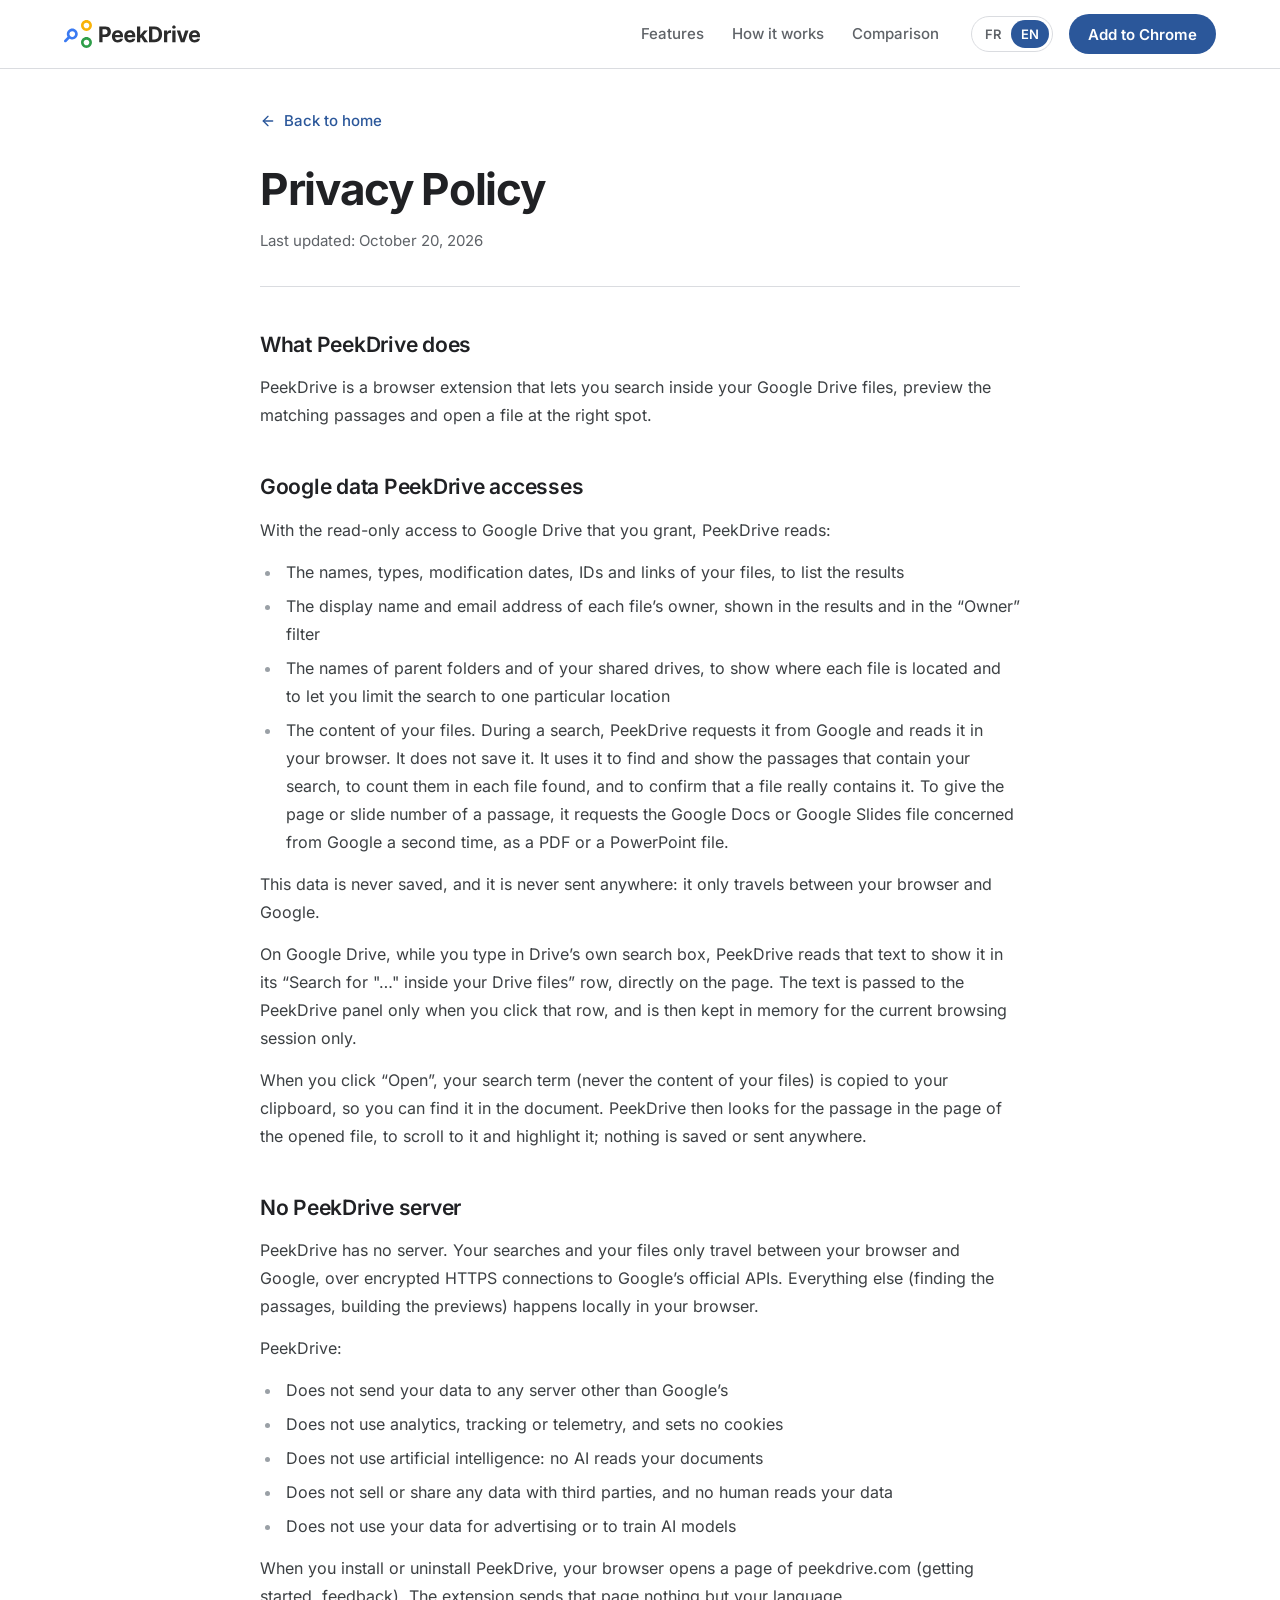
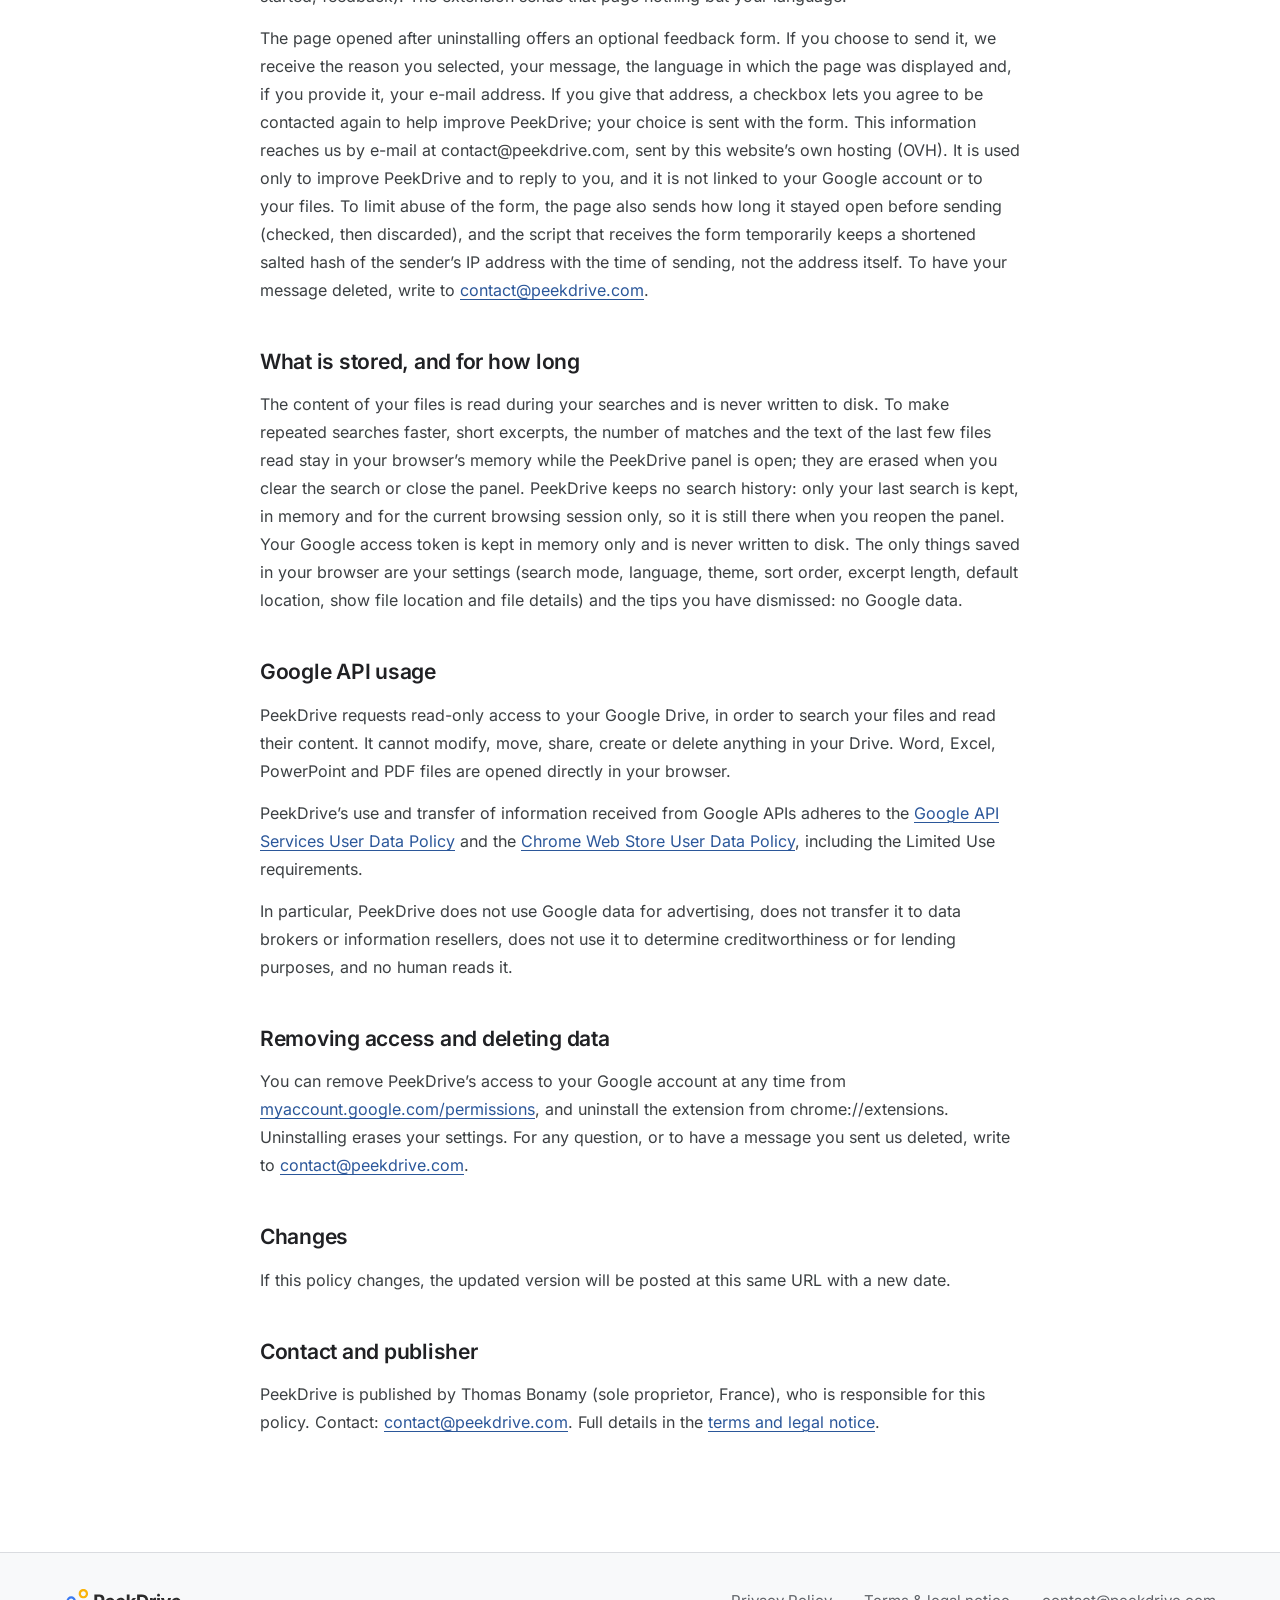
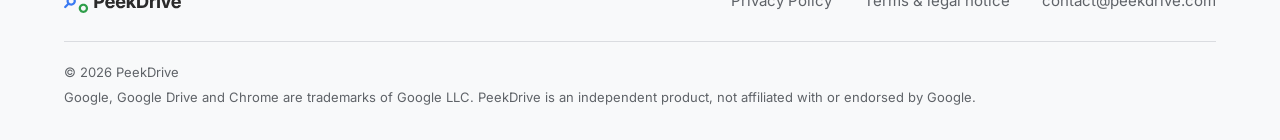
<file: privacy.html>
<!DOCTYPE html>
<html lang="en">
<head>
    <meta charset="UTF-8">
    <meta name="viewport" content="width=device-width, initial-scale=1.0">
    <title data-en="Privacy Policy, PeekDrive" data-fr="Politique de confidentialité, PeekDrive">Privacy Policy, PeekDrive</title>
    <meta name="description" content="PeekDrive Privacy Policy: read-only access to Google Drive, everything processed in your browser, no PeekDrive server, no AI.">
    <link rel="canonical" href="https://peekdrive.com/privacy.html">
    <link rel="icon" href="favicon.ico?v=2" sizes="any">
    <link rel="icon" href="favicon.svg?v=2" type="image/svg+xml">
    <link rel="apple-touch-icon" href="apple-touch-icon.png?v=2">
    <link rel="preload" href="assets/fonts/inter-latin.woff2" as="font" type="font/woff2" crossorigin>
    <link rel="stylesheet" href="assets/site.css?v=2">
    <script src="assets/site.js?v=2"></script>
</head>
<body>
    <a class="skip-link" href="#main" data-en="Skip to content" data-fr="Aller au contenu">Skip to content</a>
    <svg class="sprite" aria-hidden="true" focusable="false">
        <symbol id="i-back" viewBox="0 0 24 24"><path d="M19 12H5"/><path d="m12 19-7-7 7-7"/></symbol>
    </svg>
    <header class="site-header">
        <div class="container nav">
            <a class="brand" href="./"><img src="logo.svg" alt="PeekDrive, home" data-en-alt="PeekDrive, home" data-fr-alt="PeekDrive, accueil" width="136" height="28"></a>
            <nav class="nav-links" aria-label="Main" data-en-aria-label="Main" data-fr-aria-label="Principale">
                <a href="./#features" data-en="Features" data-fr="Fonctionnalités">Features</a>
                <a href="./#how" data-en="How it works" data-fr="Comment ça marche">How it works</a>
                <a href="./#compare" data-en="Comparison" data-fr="Comparatif">Comparison</a>
            </nav>
            <div class="nav-actions">
                <div class="lang-switch" role="group" aria-label="Language" data-en-aria-label="Language" data-fr-aria-label="Langue">
                    <button type="button" class="lang-btn" data-lang="fr" lang="fr" aria-label="Français" aria-pressed="false">FR</button>
                    <button type="button" class="lang-btn is-active" data-lang="en" lang="en" aria-label="English" aria-pressed="true">EN</button>
                </div>
                <a class="btn btn--primary btn--s" href="https://chromewebstore.google.com/detail/piecapgomaejneknjkfpdhcpegihmjpd" target="_blank" rel="noopener" data-en="Add to Chrome" data-fr="Ajouter à Chrome">Add to Chrome</a>
            </div>
        </div>
    </header>
    <main id="main">
        <div class="container narrow legal-top">
            <a class="back-link" href="./"><svg class="i" aria-hidden="true"><use href="#i-back"/></svg><span data-en="Back to home" data-fr="Retour à l'accueil">Back to home</span></a>
        </div>
        <article class="container narrow prose">
            <h1 data-en="Privacy Policy" data-fr="Politique de confidentialité">Privacy Policy</h1>
            <p class="last-updated" data-en="Last updated: October 20, 2026" data-fr="Dernière mise à jour : 20 octobre 2026">Last updated: October 20, 2026</p>

            <h2 data-en="What PeekDrive does" data-fr="Ce que fait PeekDrive">What PeekDrive does</h2>
            <p data-en="PeekDrive is a browser extension that lets you search inside your Google Drive files, preview the matching passages and open a file at the right spot." data-fr="PeekDrive est une extension de navigateur qui vous permet de rechercher dans le contenu de vos fichiers Google Drive, de visualiser les passages correspondants et d’ouvrir un fichier au bon endroit.">PeekDrive is a browser extension that lets you search inside your Google Drive files, preview the matching passages and open a file at the right spot.</p>

            <h2 data-en="Google data PeekDrive accesses" data-fr="Données Google auxquelles PeekDrive accède">Google data PeekDrive accesses</h2>
            <div data-en="&lt;p&gt;With the read-only access to Google Drive that you grant, PeekDrive reads:&lt;/p&gt;&lt;ul&gt;&lt;li&gt;The names, types, modification dates, IDs and links of your files, to list the results&lt;/li&gt;&lt;li&gt;The display name and email address of each file’s owner, shown in the results and in the “Owner” filter&lt;/li&gt;&lt;li&gt;The names of parent folders and of your shared drives, to show where each file is located and to let you limit the search to one particular location&lt;/li&gt;&lt;li&gt;The content of your files. During a search, PeekDrive requests it from Google and reads it in your browser. It does not save it. It uses it to find and show the passages that contain your search, to count them in each file found, and to confirm that a file really contains it. To give the page or slide number of a passage, it requests the Google Docs or Google Slides file concerned from Google a second time, as a PDF or a PowerPoint file.&lt;/li&gt;&lt;/ul&gt;" data-fr="&lt;p&gt;Avec l’accès en lecture seule à Google Drive que vous lui accordez, PeekDrive lit :&lt;/p&gt;&lt;ul&gt;&lt;li&gt;Le nom, le type, la date de modification, l’identifiant et le lien de vos fichiers, pour afficher les résultats&lt;/li&gt;&lt;li&gt;Le nom et l’adresse e-mail du propriétaire de chaque fichier, affichés dans les résultats et dans le filtre «&amp;nbsp;Propriétaire&amp;nbsp;»&lt;/li&gt;&lt;li&gt;Le nom des dossiers parents et de vos Drive partagés, pour indiquer l’emplacement de chaque fichier et vous laisser limiter la recherche à un emplacement particulier&lt;/li&gt;&lt;li&gt;Le contenu de vos fichiers. Pendant une recherche, PeekDrive le demande à Google et le lit dans votre navigateur. Il ne l’enregistre pas. Il s’en sert pour trouver et afficher les passages qui contiennent votre recherche, pour les compter dans chaque fichier trouvé, et pour vérifier qu’un fichier la contient bien. Pour indiquer le numéro de page ou de diapositive d’un passage, il demande une seconde fois à Google le Google Docs ou le Google Slides concerné, en PDF ou en PowerPoint.&lt;/li&gt;&lt;/ul&gt;">
                <p>With the read-only access to Google Drive that you grant, PeekDrive reads:</p>
                <ul>
                    <li>The names, types, modification dates, IDs and links of your files, to list the results</li>
                    <li>The display name and email address of each file’s owner, shown in the results and in the “Owner” filter</li>
                    <li>The names of parent folders and of your shared drives, to show where each file is located and to let you limit the search to one particular location</li>
                    <li>The content of your files. During a search, PeekDrive requests it from Google and reads it in your browser. It does not save it. It uses it to find and show the passages that contain your search, to count them in each file found, and to confirm that a file really contains it. To give the page or slide number of a passage, it requests the Google Docs or Google Slides file concerned from Google a second time, as a PDF or a PowerPoint file.</li>
                </ul>
            </div>
            <p data-en="This data is never saved, and it is never sent anywhere: it only travels between your browser and Google." data-fr="Ces données ne sont jamais enregistrées ni envoyées ailleurs : elles circulent uniquement entre votre navigateur et Google.">This data is never saved, and it is never sent anywhere: it only travels between your browser and Google.</p>
            <p data-en="On Google Drive, while you type in Drive’s own search box, PeekDrive reads that text to show it in its “Search for &quot;…&quot; inside your Drive files” row, directly on the page. The text is passed to the PeekDrive panel only when you click that row, and is then kept in memory for the current browsing session only." data-fr="Sur Google Drive, pendant que vous tapez dans la barre de recherche de Drive, PeekDrive lit ce texte pour l’afficher dans sa ligne « Chercher “…” à l’intérieur de vos fichiers Drive », directement sur la page. Ce texte n’est transmis au panneau PeekDrive que lorsque vous cliquez sur cette ligne, puis il est gardé en mémoire pour la session de navigation en cours uniquement.">On Google Drive, while you type in Drive’s own search box, PeekDrive reads that text to show it in its “Search for "…" inside your Drive files” row, directly on the page. The text is passed to the PeekDrive panel only when you click that row, and is then kept in memory for the current browsing session only.</p>
            <p data-en="When you click “Open”, your search term (never the content of your files) is copied to your clipboard, so you can find it in the document. PeekDrive then looks for the passage in the page of the opened file, to scroll to it and highlight it; nothing is saved or sent anywhere." data-fr="Quand vous cliquez sur « Ouvrir », votre recherche (jamais le contenu de vos fichiers) est copiée dans votre presse-papier, pour que vous puissiez la retrouver dans le document. PeekDrive cherche ensuite le passage dans la page du fichier ouvert, pour y faire défiler l’affichage et le surligner ; rien n’est enregistré ni envoyé ailleurs.">When you click “Open”, your search term (never the content of your files) is copied to your clipboard, so you can find it in the document. PeekDrive then looks for the passage in the page of the opened file, to scroll to it and highlight it; nothing is saved or sent anywhere.</p>

            <h2 data-en="No PeekDrive server" data-fr="Aucun serveur PeekDrive">No PeekDrive server</h2>
            <p data-en="PeekDrive has no server. Your searches and your files only travel between your browser and Google, over encrypted HTTPS connections to Google’s official APIs. Everything else (finding the passages, building the previews) happens locally in your browser." data-fr="PeekDrive n’a aucun serveur. Vos recherches et vos fichiers ne circulent qu’entre votre navigateur et Google, via des connexions HTTPS chiffrées vers les API officielles de Google. Tout le reste (repérer les passages, construire les aperçus) se fait localement dans votre navigateur.">PeekDrive has no server. Your searches and your files only travel between your browser and Google, over encrypted HTTPS connections to Google’s official APIs. Everything else (finding the passages, building the previews) happens locally in your browser.</p>

            <div data-en="&lt;p&gt;PeekDrive:&lt;/p&gt;&lt;ul&gt;&lt;li&gt;Does not send your data to any server other than Google’s&lt;/li&gt;&lt;li&gt;Does not use analytics, tracking or telemetry, and sets no cookies&lt;/li&gt;&lt;li&gt;Does not use artificial intelligence: no AI reads your documents&lt;/li&gt;&lt;li&gt;Does not sell or share any data with third parties, and no human reads your data&lt;/li&gt;&lt;li&gt;Does not use your data for advertising or to train AI models&lt;/li&gt;&lt;/ul&gt;" data-fr="&lt;p&gt;PeekDrive :&lt;/p&gt;&lt;ul&gt;&lt;li&gt;N’envoie vos données à aucun serveur autre que ceux de Google&lt;/li&gt;&lt;li&gt;N’utilise aucun outil d’analyse, de suivi ni de télémétrie, et ne dépose aucun cookie&lt;/li&gt;&lt;li&gt;N’utilise pas d’intelligence artificielle : aucune IA ne lit vos documents&lt;/li&gt;&lt;li&gt;Ne vend ni ne partage aucune donnée avec des tiers, et personne ne lit vos données&lt;/li&gt;&lt;li&gt;N’utilise pas vos données à des fins publicitaires ni pour entraîner des modèles d’IA&lt;/li&gt;&lt;/ul&gt;">
                <p>PeekDrive:</p>
                <ul>
                    <li>Does not send your data to any server other than Google’s</li>
                    <li>Does not use analytics, tracking or telemetry, and sets no cookies</li>
                    <li>Does not use artificial intelligence: no AI reads your documents</li>
                    <li>Does not sell or share any data with third parties, and no human reads your data</li>
                    <li>Does not use your data for advertising or to train AI models</li>
                </ul>
            </div>
            <p data-en="When you install or uninstall PeekDrive, your browser opens a page of peekdrive.com (getting started, feedback). The extension sends that page nothing but your language." data-fr="Quand vous installez ou désinstallez PeekDrive, votre navigateur ouvre une page de peekdrive.com (prise en main, avis). L’extension ne transmet à cette page rien d’autre que votre langue.">When you install or uninstall PeekDrive, your browser opens a page of peekdrive.com (getting started, feedback). The extension sends that page nothing but your language.</p>
            <p data-en="The page opened after uninstalling offers an optional feedback form. If you choose to send it, we receive the reason you selected, your message, the language in which the page was displayed and, if you provide it, your e-mail address. If you give that address, a checkbox lets you agree to be contacted again to help improve PeekDrive; your choice is sent with the form. This information reaches us by e-mail at contact@peekdrive.com, sent by this website’s own hosting (OVH). It is used only to improve PeekDrive and to reply to you, and it is not linked to your Google account or to your files. To limit abuse of the form, the page also sends how long it stayed open before sending (checked, then discarded), and the script that receives the form temporarily keeps a shortened salted hash of the sender’s IP address with the time of sending, not the address itself. To have your message deleted, write to &lt;a href=&quot;mailto:contact@peekdrive.com&quot;&gt;contact@peekdrive.com&lt;/a&gt;." data-fr="La page ouverte après la désinstallation propose un formulaire d’avis facultatif. Si vous choisissez de l’envoyer, nous recevons la raison que vous avez sélectionnée, votre message, la langue d’affichage de la page et, si vous l’indiquez, votre adresse e-mail. Si vous donnez cette adresse, une case à cocher vous permet d’accepter que nous vous recontactions pour améliorer PeekDrive&amp;nbsp;; votre choix est envoyé avec le formulaire. Ces informations nous parviennent par e-mail à contact@peekdrive.com, envoyées par l’hébergement de ce site (OVH). Elles servent uniquement à améliorer PeekDrive et à vous répondre, et ne sont reliées ni à votre compte Google ni à vos fichiers. Pour limiter les abus du formulaire, la page envoie aussi le temps écoulé avant l’envoi (vérifié, puis écarté), et le script qui reçoit le formulaire conserve temporairement une empreinte tronquée (hachage salé) de l’adresse IP de l’expéditeur avec l’heure de l’envoi, et non l’adresse elle-même. Pour faire supprimer votre message, écrivez à &lt;a href=&quot;mailto:contact@peekdrive.com&quot;&gt;contact@peekdrive.com&lt;/a&gt;.">The page opened after uninstalling offers an optional feedback form. If you choose to send it, we receive the reason you selected, your message, the language in which the page was displayed and, if you provide it, your e-mail address. If you give that address, a checkbox lets you agree to be contacted again to help improve PeekDrive; your choice is sent with the form. This information reaches us by e-mail at contact@peekdrive.com, sent by this website’s own hosting (OVH). It is used only to improve PeekDrive and to reply to you, and it is not linked to your Google account or to your files. To limit abuse of the form, the page also sends how long it stayed open before sending (checked, then discarded), and the script that receives the form temporarily keeps a shortened salted hash of the sender’s IP address with the time of sending, not the address itself. To have your message deleted, write to <a href="mailto:contact@peekdrive.com">contact@peekdrive.com</a>.</p>

            <h2 data-en="What is stored, and for how long" data-fr="Ce qui est conservé, et combien de temps">What is stored, and for how long</h2>
            <p data-en="The content of your files is read during your searches and is never written to disk. To make repeated searches faster, short excerpts, the number of matches and the text of the last few files read stay in your browser’s memory while the PeekDrive panel is open; they are erased when you clear the search or close the panel. PeekDrive keeps no search history: only your last search is kept, in memory and for the current browsing session only, so it is still there when you reopen the panel. Your Google access token is kept in memory only and is never written to disk. The only things saved in your browser are your settings (search mode, language, theme, sort order, excerpt length, default location, show file location and file details) and the tips you have dismissed: no Google data." data-fr="Le contenu de vos fichiers est lu pendant vos recherches et n’est jamais écrit sur le disque. Pour accélérer les recherches répétées, de courts extraits, le nombre de correspondances et le texte des derniers fichiers lus restent dans la mémoire de votre navigateur tant que le panneau PeekDrive est ouvert ; ils sont effacés quand vous videz la recherche ou fermez le panneau. PeekDrive ne garde aucun historique de recherche : seule votre dernière recherche est gardée, en mémoire et pour la session de navigation en cours uniquement, afin de la retrouver quand vous rouvrez le panneau. Votre jeton d’accès Google est gardé en mémoire uniquement et n’est jamais écrit sur le disque. Les seules choses enregistrées dans votre navigateur sont vos réglages (mode de recherche, langue, thème, ordre de tri, longueur des extraits, emplacement par défaut, affichage de l’emplacement et des informations des fichiers) et les astuces que vous avez masquées : aucune donnée Google.">The content of your files is read during your searches and is never written to disk. To make repeated searches faster, short excerpts, the number of matches and the text of the last few files read stay in your browser’s memory while the PeekDrive panel is open; they are erased when you clear the search or close the panel. PeekDrive keeps no search history: only your last search is kept, in memory and for the current browsing session only, so it is still there when you reopen the panel. Your Google access token is kept in memory only and is never written to disk. The only things saved in your browser are your settings (search mode, language, theme, sort order, excerpt length, default location, show file location and file details) and the tips you have dismissed: no Google data.</p>

            <h2 data-en="Google API usage" data-fr="Utilisation des API Google">Google API usage</h2>
            <p data-en="PeekDrive requests read-only access to your Google Drive, in order to search your files and read their content. It cannot modify, move, share, create or delete anything in your Drive. Word, Excel, PowerPoint and PDF files are opened directly in your browser." data-fr="PeekDrive demande un accès en lecture seule à votre Google Drive, pour rechercher dans vos fichiers et lire leur contenu. Il ne peut rien modifier, déplacer, partager, créer ni supprimer dans votre Drive. Les fichiers Word, Excel, PowerPoint et PDF sont ouverts directement dans votre navigateur.">PeekDrive requests read-only access to your Google Drive, in order to search your files and read their content. It cannot modify, move, share, create or delete anything in your Drive. Word, Excel, PowerPoint and PDF files are opened directly in your browser.</p>
            <p data-en="PeekDrive’s use and transfer of information received from Google APIs adheres to the &lt;a href=&quot;https://developers.google.com/terms/api-services-user-data-policy&quot;&gt;Google API Services User Data Policy&lt;/a&gt; and the &lt;a href=&quot;https://developer.chrome.com/docs/webstore/program-policies/limited-use&quot;&gt;Chrome Web Store User Data Policy&lt;/a&gt;, including the Limited Use requirements." data-fr="L’utilisation et le transfert par PeekDrive des informations reçues des API Google respectent la &lt;a href=&quot;https://developers.google.com/terms/api-services-user-data-policy&quot;&gt;politique relative aux données utilisateur des services d’API Google&lt;/a&gt; et la &lt;a href=&quot;https://developer.chrome.com/docs/webstore/program-policies/limited-use&quot;&gt;politique de données utilisateur du Chrome Web Store&lt;/a&gt;, y compris les exigences d’utilisation limitée (Limited Use).">PeekDrive’s use and transfer of information received from Google APIs adheres to the <a href="https://developers.google.com/terms/api-services-user-data-policy">Google API Services User Data Policy</a> and the <a href="https://developer.chrome.com/docs/webstore/program-policies/limited-use">Chrome Web Store User Data Policy</a>, including the Limited Use requirements.</p>
            <p data-en="In particular, PeekDrive does not use Google data for advertising, does not transfer it to data brokers or information resellers, does not use it to determine creditworthiness or for lending purposes, and no human reads it." data-fr="En particulier, PeekDrive n’utilise pas les données Google à des fins publicitaires, ne les transfère à aucun courtier en données ni revendeur d’informations, ne les utilise pas pour évaluer une solvabilité ou accorder un crédit, et personne ne les lit.">In particular, PeekDrive does not use Google data for advertising, does not transfer it to data brokers or information resellers, does not use it to determine creditworthiness or for lending purposes, and no human reads it.</p>

            <h2 data-en="Removing access and deleting data" data-fr="Retirer l’accès et supprimer vos données">Removing access and deleting data</h2>
            <p data-en="You can remove PeekDrive’s access to your Google account at any time from &lt;a href=&quot;https://myaccount.google.com/permissions&quot;&gt;myaccount.google.com/permissions&lt;/a&gt;, and uninstall the extension from chrome://extensions. Uninstalling erases your settings. For any question, or to have a message you sent us deleted, write to &lt;a href=&quot;mailto:contact@peekdrive.com&quot;&gt;contact@peekdrive.com&lt;/a&gt;." data-fr="Vous pouvez retirer à tout moment l’accès de PeekDrive à votre compte Google depuis &lt;a href=&quot;https://myaccount.google.com/permissions&quot;&gt;myaccount.google.com/permissions&lt;/a&gt;, et désinstaller l’extension depuis chrome://extensions. La désinstallation efface vos réglages. Pour toute question, ou pour faire effacer un message que vous nous avez envoyé, écrivez à &lt;a href=&quot;mailto:contact@peekdrive.com&quot;&gt;contact@peekdrive.com&lt;/a&gt;.">You can remove PeekDrive’s access to your Google account at any time from <a href="https://myaccount.google.com/permissions">myaccount.google.com/permissions</a>, and uninstall the extension from chrome://extensions. Uninstalling erases your settings. For any question, or to have a message you sent us deleted, write to <a href="mailto:contact@peekdrive.com">contact@peekdrive.com</a>.</p>

            <h2 data-en="Changes" data-fr="Modifications">Changes</h2>
            <p data-en="If this policy changes, the updated version will be posted at this same URL with a new date." data-fr="En cas de modification de cette politique, la version mise à jour sera publiée à cette même URL avec une nouvelle date.">If this policy changes, the updated version will be posted at this same URL with a new date.</p>

            <h2 data-en="Contact and publisher" data-fr="Contact et éditeur">Contact and publisher</h2>
            <p data-en="PeekDrive is published by Thomas Bonamy (sole proprietor, France), who is responsible for this policy. Contact: &lt;a href=&quot;mailto:contact@peekdrive.com&quot;&gt;contact@peekdrive.com&lt;/a&gt;. Full details in the &lt;a href=&quot;terms.html&quot;&gt;terms and legal notice&lt;/a&gt;." data-fr="PeekDrive est édité par Thomas Bonamy (entrepreneur individuel, France), responsable de cette politique. Contact : &lt;a href=&quot;mailto:contact@peekdrive.com&quot;&gt;contact@peekdrive.com&lt;/a&gt;. Coordonnées complètes dans les &lt;a href=&quot;terms.html&quot;&gt;conditions et mentions légales&lt;/a&gt;.">PeekDrive is published by Thomas Bonamy (sole proprietor, France), who is responsible for this policy. Contact: <a href="mailto:contact@peekdrive.com">contact@peekdrive.com</a>. Full details in the <a href="terms.html">terms and legal notice</a>.</p>
        </article>
    </main>

    <footer class="site-footer">
        <div class="container">
            <div class="footer-top">
                <a class="brand" href="./"><img src="logo.svg" alt="PeekDrive, home" data-en-alt="PeekDrive, home" data-fr-alt="PeekDrive, accueil" width="117" height="24" loading="lazy"></a>
                <nav class="footer-links" aria-label="Footer" data-en-aria-label="Footer" data-fr-aria-label="Pied de page">
                    <a href="privacy.html" aria-current="page" data-en="Privacy Policy" data-fr="Confidentialité">Privacy Policy</a>
                    <a href="terms.html" data-en="Terms &amp;amp; legal notice" data-fr="Conditions &amp;amp; mentions légales">Terms &amp; legal notice</a>
                    <a href="mailto:contact@peekdrive.com">contact@peekdrive.com</a>
                </nav>
            </div>
            <div class="footer-bottom">
                <p>&copy; 2026 PeekDrive</p>
                <p data-en="Google, Google Drive and Chrome are trademarks of Google LLC. PeekDrive is an independent product, not affiliated with or endorsed by Google." data-fr="Google, Google Drive et Chrome sont des marques de Google LLC. PeekDrive est un produit indépendant, ni affilié à Google ni approuvé par Google.">Google, Google Drive and Chrome are trademarks of Google LLC. PeekDrive is an independent product, not affiliated with or endorsed by Google.</p>
            </div>
        </div>
    </footer>
</body>
</html>
</file>
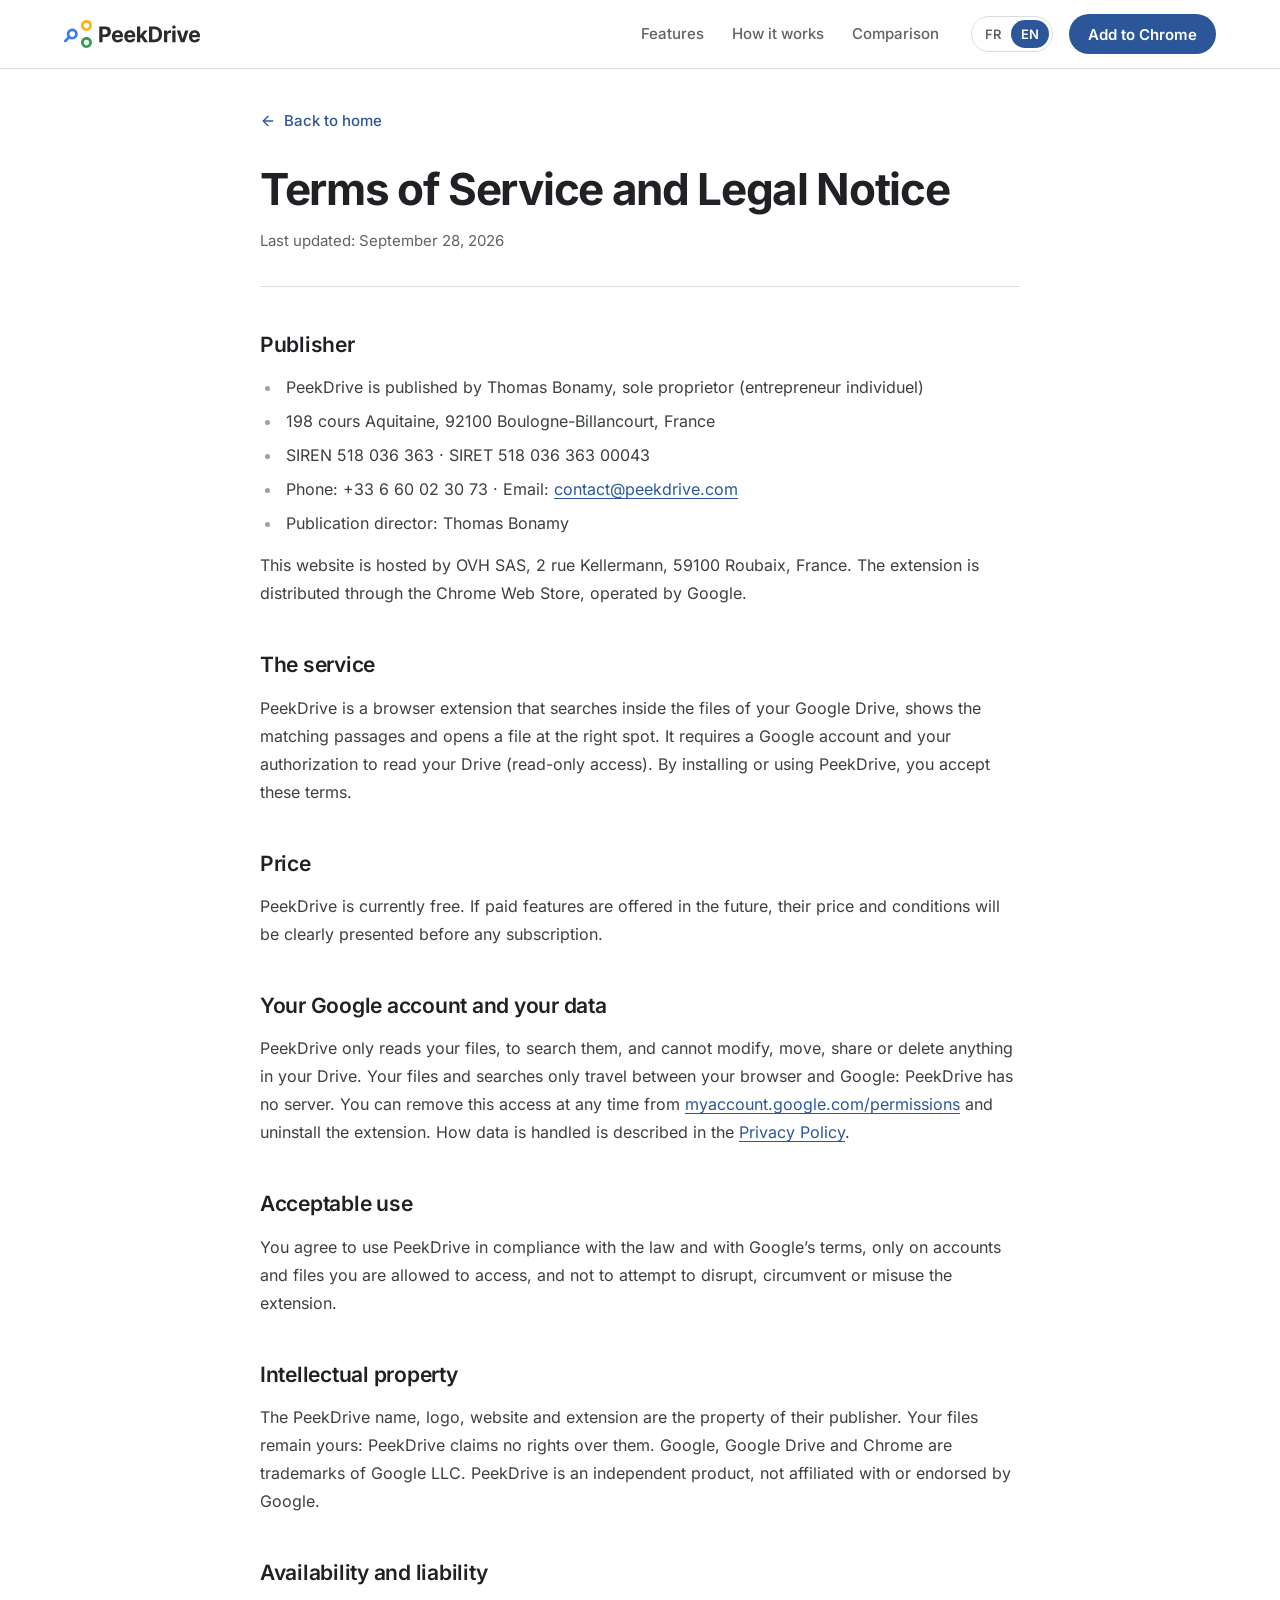
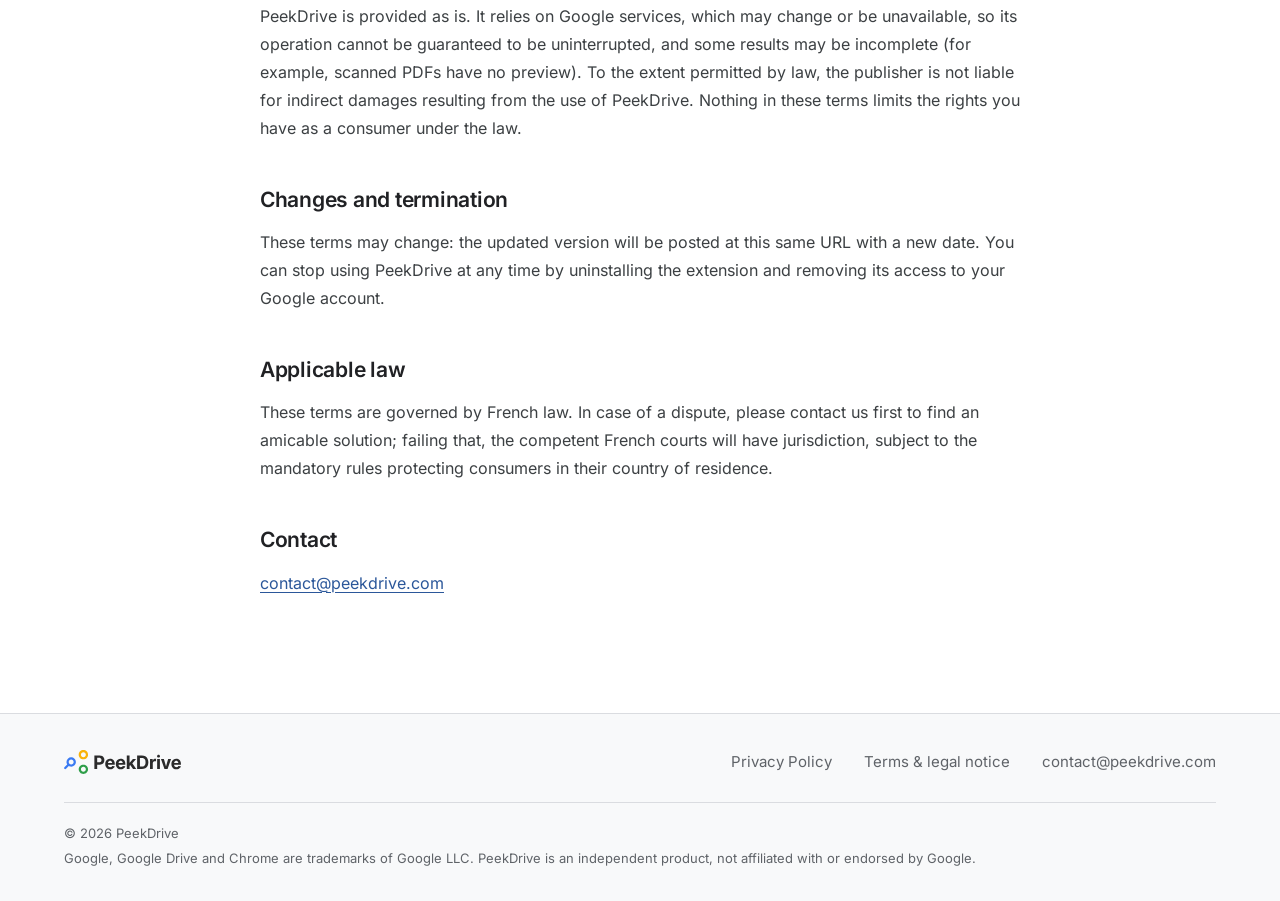
<file: terms.html>
<!DOCTYPE html>
<html lang="en">
<head>
    <meta charset="UTF-8">
    <meta name="viewport" content="width=device-width, initial-scale=1.0">
    <title data-en="Terms of Service, PeekDrive" data-fr="Conditions d’utilisation, PeekDrive">Terms of Service, PeekDrive</title>
    <meta name="description" content="PeekDrive Terms of Service and legal notice.">
    <link rel="canonical" href="https://peekdrive.com/terms.html">
    <link rel="icon" href="favicon.ico?v=2" sizes="any">
    <link rel="icon" href="favicon.svg?v=2" type="image/svg+xml">
    <link rel="apple-touch-icon" href="apple-touch-icon.png?v=2">
    <link rel="preload" href="assets/fonts/inter-latin.woff2" as="font" type="font/woff2" crossorigin>
    <link rel="stylesheet" href="assets/site.css?v=2">
    <script src="assets/site.js?v=2"></script>
</head>
<body>
    <a class="skip-link" href="#main" data-en="Skip to content" data-fr="Aller au contenu">Skip to content</a>
    <svg class="sprite" aria-hidden="true" focusable="false">
        <symbol id="i-back" viewBox="0 0 24 24"><path d="M19 12H5"/><path d="m12 19-7-7 7-7"/></symbol>
    </svg>
    <header class="site-header">
        <div class="container nav">
            <a class="brand" href="./"><img src="logo.svg" alt="PeekDrive, home" data-en-alt="PeekDrive, home" data-fr-alt="PeekDrive, accueil" width="136" height="28"></a>
            <nav class="nav-links" aria-label="Main" data-en-aria-label="Main" data-fr-aria-label="Principale">
                <a href="./#features" data-en="Features" data-fr="Fonctionnalités">Features</a>
                <a href="./#how" data-en="How it works" data-fr="Comment ça marche">How it works</a>
                <a href="./#compare" data-en="Comparison" data-fr="Comparatif">Comparison</a>
            </nav>
            <div class="nav-actions">
                <div class="lang-switch" role="group" aria-label="Language" data-en-aria-label="Language" data-fr-aria-label="Langue">
                    <button type="button" class="lang-btn" data-lang="fr" lang="fr" aria-label="Français" aria-pressed="false">FR</button>
                    <button type="button" class="lang-btn is-active" data-lang="en" lang="en" aria-label="English" aria-pressed="true">EN</button>
                </div>
                <a class="btn btn--primary btn--s" href="https://chromewebstore.google.com/detail/piecapgomaejneknjkfpdhcpegihmjpd" target="_blank" rel="noopener" data-en="Add to Chrome" data-fr="Ajouter à Chrome">Add to Chrome</a>
            </div>
        </div>
    </header>
    <main id="main">
        <div class="container narrow legal-top">
            <a class="back-link" href="./"><svg class="i" aria-hidden="true"><use href="#i-back"/></svg><span data-en="Back to home" data-fr="Retour à l'accueil">Back to home</span></a>
        </div>
        <article class="container narrow prose">
            <h1 data-en="Terms of Service and Legal Notice" data-fr="Conditions d’utilisation et mentions légales">Terms of Service and Legal Notice</h1>
            <p class="last-updated" data-en="Last updated: September 28, 2026" data-fr="Dernière mise à jour : 28 septembre 2026">Last updated: September 28, 2026</p>

            <h2 data-en="Publisher" data-fr="Éditeur">Publisher</h2>
            <div data-en="&lt;ul&gt;&lt;li&gt;PeekDrive is published by Thomas Bonamy, sole proprietor (entrepreneur individuel)&lt;/li&gt;&lt;li&gt;198 cours Aquitaine, 92100 Boulogne-Billancourt, France&lt;/li&gt;&lt;li&gt;SIREN 518 036 363 · SIRET 518 036 363 00043&lt;/li&gt;&lt;li&gt;Phone: +33 6 60 02 30 73 · Email: &lt;a href=&quot;mailto:contact@peekdrive.com&quot;&gt;contact@peekdrive.com&lt;/a&gt;&lt;/li&gt;&lt;li&gt;Publication director: Thomas Bonamy&lt;/li&gt;&lt;/ul&gt;" data-fr="&lt;ul&gt;&lt;li&gt;PeekDrive est édité par Thomas Bonamy, entrepreneur individuel&lt;/li&gt;&lt;li&gt;198 cours Aquitaine, 92100 Boulogne-Billancourt, France&lt;/li&gt;&lt;li&gt;SIREN 518 036 363 · SIRET 518 036 363 00043&lt;/li&gt;&lt;li&gt;Téléphone : 06 60 02 30 73 · E-mail : &lt;a href=&quot;mailto:contact@peekdrive.com&quot;&gt;contact@peekdrive.com&lt;/a&gt;&lt;/li&gt;&lt;li&gt;Directeur de la publication : Thomas Bonamy&lt;/li&gt;&lt;/ul&gt;">
                <ul>
                    <li>PeekDrive is published by Thomas Bonamy, sole proprietor (entrepreneur individuel)</li>
                    <li>198 cours Aquitaine, 92100 Boulogne-Billancourt, France</li>
                    <li>SIREN 518 036 363 · SIRET 518 036 363 00043</li>
                    <li>Phone: +33 6 60 02 30 73 · Email: <a href="mailto:contact@peekdrive.com">contact@peekdrive.com</a></li>
                    <li>Publication director: Thomas Bonamy</li>
                </ul>
            </div>
            <p data-en="This website is hosted by OVH SAS, 2 rue Kellermann, 59100 Roubaix, France. The extension is distributed through the Chrome Web Store, operated by Google." data-fr="Ce site est hébergé par OVH SAS, 2 rue Kellermann, 59100 Roubaix, France. L’extension est distribuée par le Chrome Web Store, exploité par Google.">This website is hosted by OVH SAS, 2 rue Kellermann, 59100 Roubaix, France. The extension is distributed through the Chrome Web Store, operated by Google.</p>

            <h2 data-en="The service" data-fr="Le service">The service</h2>
            <p data-en="PeekDrive is a browser extension that searches inside the files of your Google Drive, shows the matching passages and opens a file at the right spot. It requires a Google account and your authorization to read your Drive (read-only access). By installing or using PeekDrive, you accept these terms." data-fr="PeekDrive est une extension de navigateur qui recherche dans le contenu des fichiers de votre Google Drive, affiche les passages correspondants et ouvre un fichier au bon endroit. Elle nécessite un compte Google et votre autorisation de lire votre Drive (accès en lecture seule). En installant ou en utilisant PeekDrive, vous acceptez les présentes conditions.">PeekDrive is a browser extension that searches inside the files of your Google Drive, shows the matching passages and opens a file at the right spot. It requires a Google account and your authorization to read your Drive (read-only access). By installing or using PeekDrive, you accept these terms.</p>

            <h2 data-en="Price" data-fr="Prix">Price</h2>
            <p data-en="PeekDrive is currently free. If paid features are offered in the future, their price and conditions will be clearly presented before any subscription." data-fr="PeekDrive est actuellement gratuit. Si des fonctions payantes sont proposées à l’avenir, leur prix et leurs conditions seront présentés clairement avant toute souscription.">PeekDrive is currently free. If paid features are offered in the future, their price and conditions will be clearly presented before any subscription.</p>

            <h2 data-en="Your Google account and your data" data-fr="Votre compte Google et vos données">Your Google account and your data</h2>
            <p data-en="PeekDrive only reads your files, to search them, and cannot modify, move, share or delete anything in your Drive. Your files and searches only travel between your browser and Google: PeekDrive has no server. You can remove this access at any time from &lt;a href=&quot;https://myaccount.google.com/permissions&quot;&gt;myaccount.google.com/permissions&lt;/a&gt; and uninstall the extension. How data is handled is described in the &lt;a href=&quot;privacy.html&quot;&gt;Privacy Policy&lt;/a&gt;." data-fr="PeekDrive se contente de lire vos fichiers pour y rechercher, et ne peut rien modifier, déplacer, partager ni supprimer dans votre Drive. Vos fichiers et vos recherches ne circulent qu’entre votre navigateur et Google : PeekDrive n’a aucun serveur. Vous pouvez retirer cet accès à tout moment depuis &lt;a href=&quot;https://myaccount.google.com/permissions&quot;&gt;myaccount.google.com/permissions&lt;/a&gt; et désinstaller l’extension. Le traitement des données est décrit dans la &lt;a href=&quot;privacy.html&quot;&gt;politique de confidentialité&lt;/a&gt;.">PeekDrive only reads your files, to search them, and cannot modify, move, share or delete anything in your Drive. Your files and searches only travel between your browser and Google: PeekDrive has no server. You can remove this access at any time from <a href="https://myaccount.google.com/permissions">myaccount.google.com/permissions</a> and uninstall the extension. How data is handled is described in the <a href="privacy.html">Privacy Policy</a>.</p>

            <h2 data-en="Acceptable use" data-fr="Utilisation autorisée">Acceptable use</h2>
            <p data-en="You agree to use PeekDrive in compliance with the law and with Google’s terms, only on accounts and files you are allowed to access, and not to attempt to disrupt, circumvent or misuse the extension." data-fr="Vous vous engagez à utiliser PeekDrive dans le respect de la loi et des conditions de Google, uniquement sur des comptes et des fichiers auxquels vous avez le droit d’accéder, et à ne pas chercher à perturber, contourner ou détourner l’extension.">You agree to use PeekDrive in compliance with the law and with Google’s terms, only on accounts and files you are allowed to access, and not to attempt to disrupt, circumvent or misuse the extension.</p>

            <h2 data-en="Intellectual property" data-fr="Propriété intellectuelle">Intellectual property</h2>
            <p data-en="The PeekDrive name, logo, website and extension are the property of their publisher. Your files remain yours: PeekDrive claims no rights over them. Google, Google Drive and Chrome are trademarks of Google LLC. PeekDrive is an independent product, not affiliated with or endorsed by Google." data-fr="Le nom, le logo, le site et l’extension PeekDrive sont la propriété de leur éditeur. Vos fichiers restent les vôtres : PeekDrive ne revendique aucun droit sur eux. Google, Google Drive et Chrome sont des marques de Google LLC. PeekDrive est un produit indépendant, ni affilié à Google ni approuvé par Google.">The PeekDrive name, logo, website and extension are the property of their publisher. Your files remain yours: PeekDrive claims no rights over them. Google, Google Drive and Chrome are trademarks of Google LLC. PeekDrive is an independent product, not affiliated with or endorsed by Google.</p>

            <h2 data-en="Availability and liability" data-fr="Disponibilité et responsabilité">Availability and liability</h2>
            <p data-en="PeekDrive is provided as is. It relies on Google services, which may change or be unavailable, so its operation cannot be guaranteed to be uninterrupted, and some results may be incomplete (for example, scanned PDFs have no preview). To the extent permitted by law, the publisher is not liable for indirect damages resulting from the use of PeekDrive. Nothing in these terms limits the rights you have as a consumer under the law." data-fr="PeekDrive est fourni en l’état. Il s’appuie sur des services de Google, qui peuvent évoluer ou être indisponibles : son fonctionnement ne peut donc pas être garanti sans interruption, et certains résultats peuvent être incomplets (par exemple, les PDF scannés n’ont pas d’aperçu). Dans les limites permises par la loi, l’éditeur n’est pas responsable des dommages indirects liés à l’utilisation de PeekDrive. Rien dans ces conditions ne limite les droits que la loi vous accorde en tant que consommateur.">PeekDrive is provided as is. It relies on Google services, which may change or be unavailable, so its operation cannot be guaranteed to be uninterrupted, and some results may be incomplete (for example, scanned PDFs have no preview). To the extent permitted by law, the publisher is not liable for indirect damages resulting from the use of PeekDrive. Nothing in these terms limits the rights you have as a consumer under the law.</p>

            <h2 data-en="Changes and termination" data-fr="Modifications et résiliation">Changes and termination</h2>
            <p data-en="These terms may change: the updated version will be posted at this same URL with a new date. You can stop using PeekDrive at any time by uninstalling the extension and removing its access to your Google account." data-fr="Ces conditions peuvent évoluer : la version mise à jour sera publiée à cette même URL avec une nouvelle date. Vous pouvez cesser d’utiliser PeekDrive à tout moment en désinstallant l’extension et en lui retirant l’accès à votre compte Google.">These terms may change: the updated version will be posted at this same URL with a new date. You can stop using PeekDrive at any time by uninstalling the extension and removing its access to your Google account.</p>

            <h2 data-en="Applicable law" data-fr="Droit applicable">Applicable law</h2>
            <p data-en="These terms are governed by French law. In case of a dispute, please contact us first to find an amicable solution; failing that, the competent French courts will have jurisdiction, subject to the mandatory rules protecting consumers in their country of residence." data-fr="Ces conditions sont soumises au droit français. En cas de litige, contactez-nous d’abord pour rechercher une solution amiable ; à défaut, les tribunaux français compétents seront saisis, sous réserve des règles impératives protégeant les consommateurs dans leur pays de résidence.">These terms are governed by French law. In case of a dispute, please contact us first to find an amicable solution; failing that, the competent French courts will have jurisdiction, subject to the mandatory rules protecting consumers in their country of residence.</p>

            <h2>Contact</h2>
            <p><a href="mailto:contact@peekdrive.com">contact@peekdrive.com</a></p>
        </article>
    </main>

    <footer class="site-footer">
        <div class="container">
            <div class="footer-top">
                <a class="brand" href="./"><img src="logo.svg" alt="PeekDrive, home" data-en-alt="PeekDrive, home" data-fr-alt="PeekDrive, accueil" width="117" height="24" loading="lazy"></a>
                <nav class="footer-links" aria-label="Footer" data-en-aria-label="Footer" data-fr-aria-label="Pied de page">
                    <a href="privacy.html" data-en="Privacy Policy" data-fr="Confidentialité">Privacy Policy</a>
                    <a href="terms.html" aria-current="page" data-en="Terms &amp;amp; legal notice" data-fr="Conditions &amp;amp; mentions légales">Terms &amp; legal notice</a>
                    <a href="mailto:contact@peekdrive.com">contact@peekdrive.com</a>
                </nav>
            </div>
            <div class="footer-bottom">
                <p>&copy; 2026 PeekDrive</p>
                <p data-en="Google, Google Drive and Chrome are trademarks of Google LLC. PeekDrive is an independent product, not affiliated with or endorsed by Google." data-fr="Google, Google Drive et Chrome sont des marques de Google LLC. PeekDrive est un produit indépendant, ni affilié à Google ni approuvé par Google.">Google, Google Drive and Chrome are trademarks of Google LLC. PeekDrive is an independent product, not affiliated with or endorsed by Google.</p>
            </div>
        </div>
    </footer>
</body>
</html>
</file>
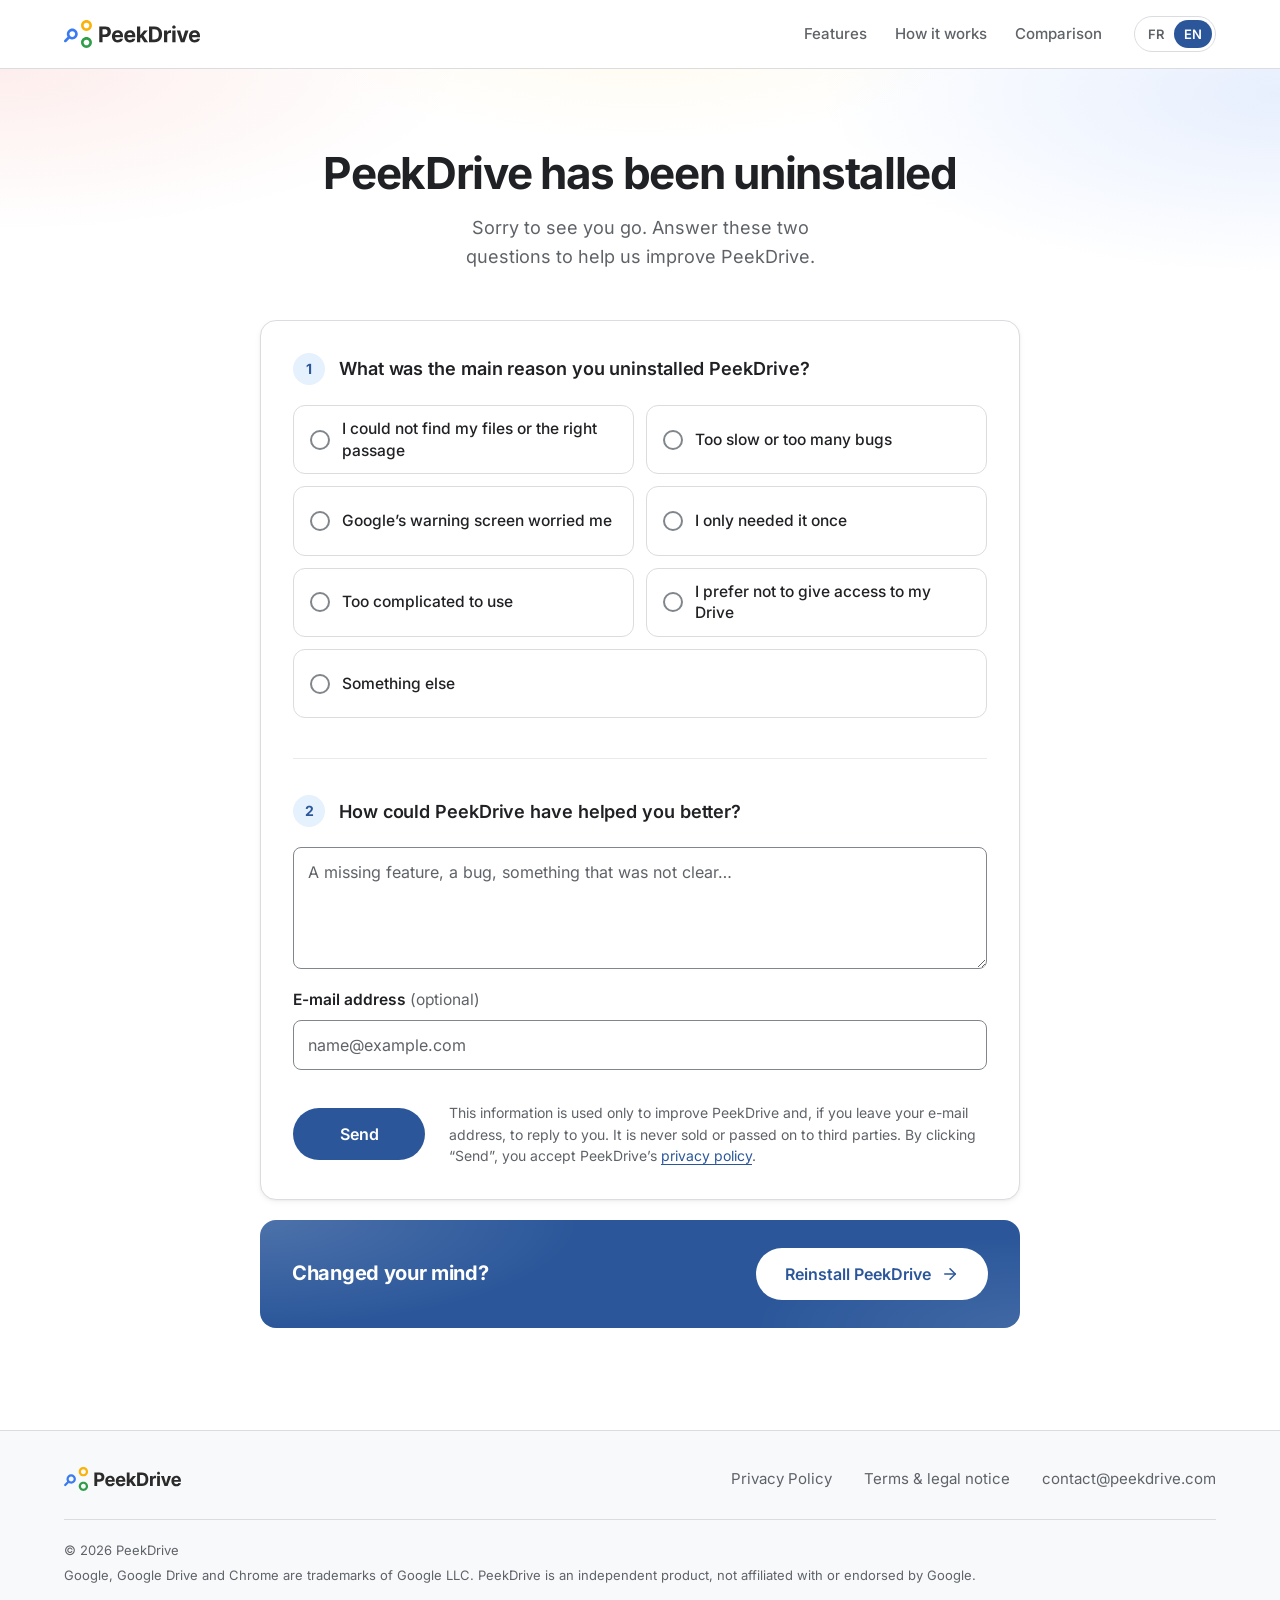
<file: uninstall.html>
<!DOCTYPE html>
<html lang="en">
<head>
    <meta charset="UTF-8">
    <meta name="viewport" content="width=device-width, initial-scale=1.0">
    <title data-en="PeekDrive has been uninstalled" data-fr="PeekDrive a été désinstallé">PeekDrive has been uninstalled</title>
    <meta name="robots" content="noindex">
    <link rel="icon" href="favicon.ico?v=2" sizes="any">
    <link rel="icon" href="favicon.svg?v=2" type="image/svg+xml">
    <link rel="apple-touch-icon" href="apple-touch-icon.png?v=2">
    <link rel="preload" href="assets/fonts/inter-latin.woff2" as="font" type="font/woff2" crossorigin>
    <link rel="stylesheet" href="assets/site.css?v=2">
    <script src="assets/site.js?v=2"></script>
</head>
<body>
    <a class="skip-link" href="#main" data-en="Skip to content" data-fr="Aller au contenu">Skip to content</a>
    <svg class="sprite" aria-hidden="true" focusable="false">
        <symbol id="i-done" viewBox="0 0 24 24"><circle cx="12" cy="12" r="10"/><path d="m8.5 12.5 2.5 2.5 4.5-5"/></symbol>
        <symbol id="i-arrow" viewBox="0 0 24 24"><path d="M5 12h14"/><path d="m12 5 7 7-7 7"/></symbol>
    </svg>
    <header class="site-header">
        <div class="container nav">
            <a class="brand" href="./"><img src="logo.svg" alt="PeekDrive, home" data-en-alt="PeekDrive, home" data-fr-alt="PeekDrive, accueil" width="136" height="28"></a>
            <nav class="nav-links" aria-label="Main" data-en-aria-label="Main" data-fr-aria-label="Principale">
                <a href="./#features" data-en="Features" data-fr="Fonctionnalités">Features</a>
                <a href="./#how" data-en="How it works" data-fr="Comment ça marche">How it works</a>
                <a href="./#compare" data-en="Comparison" data-fr="Comparatif">Comparison</a>
            </nav>
            <div class="nav-actions">
                <div class="lang-switch" role="group" aria-label="Language" data-en-aria-label="Language" data-fr-aria-label="Langue">
                    <button type="button" class="lang-btn" data-lang="fr" lang="fr" aria-label="Français" aria-pressed="false">FR</button>
                    <button type="button" class="lang-btn is-active" data-lang="en" lang="en" aria-label="English" aria-pressed="true">EN</button>
                </div>
            </div>
        </div>
    </header>
    <main id="main">
        <section class="page-hero pastel pastel--soft">
            <div class="container narrow">
                <h1 data-en="PeekDrive has been uninstalled" data-fr="PeekDrive a été désinstallé">PeekDrive has been uninstalled</h1>
                <p class="lead" data-en="Sorry to see you go. Answer these two questions to help us improve PeekDrive." data-fr="Dommage de vous voir partir. Répondez à ces deux questions pour nous aider à améliorer PeekDrive.">Sorry to see you go. Answer these two questions to help us improve PeekDrive.</p>
            </div>
        </section>

        <div class="container narrow page-body">
            <div class="stack">
                <form class="panel needs-js" id="survey" action="feedback.php" method="post" novalidate>
                    <fieldset aria-describedby="reason-error">
                        <legend>
                            <span class="q"><span class="q-num" aria-hidden="true">1</span><span class="q-title" data-en="What was the main reason you uninstalled PeekDrive?" data-fr="Pour quelle raison principale avez-vous désinstallé PeekDrive&amp;nbsp;?">What was the main reason you uninstalled PeekDrive?</span></span>
                        </legend>
                        <div class="choices">
                            <label class="choice"><input type="radio" name="reason" value="not_found"><span class="choice-body"><span class="choice-label" data-en="I could not find my files or the right passage" data-fr="Je n’ai pas trouvé mes fichiers ou le bon passage">I could not find my files or the right passage</span></span></label>
                            <label class="choice"><input type="radio" name="reason" value="slow_buggy"><span class="choice-body"><span class="choice-label" data-en="Too slow or too many bugs" data-fr="Trop lent ou trop de bugs">Too slow or too many bugs</span></span></label>
                            <label class="choice"><input type="radio" name="reason" value="google_warning"><span class="choice-body"><span class="choice-label" data-en="Google’s warning screen worried me" data-fr="L’écran d’avertissement de Google m’a inquiété">Google’s warning screen worried me</span></span></label>
                            <label class="choice"><input type="radio" name="reason" value="one_time"><span class="choice-body"><span class="choice-label" data-en="I only needed it once" data-fr="Je n’en avais besoin qu’une fois">I only needed it once</span></span></label>
                            <label class="choice"><input type="radio" name="reason" value="too_complicated"><span class="choice-body"><span class="choice-label" data-en="Too complicated to use" data-fr="Trop compliqué à utiliser">Too complicated to use</span></span></label>
                            <label class="choice"><input type="radio" name="reason" value="drive_access"><span class="choice-body"><span class="choice-label" data-en="I prefer not to give access to my Drive" data-fr="Je préfère ne pas donner accès à mon Drive">I prefer not to give access to my Drive</span></span></label>
                            <label class="choice"><input type="radio" name="reason" value="other"><span class="choice-body"><span class="choice-label" data-en="Something else" data-fr="Autre chose">Something else</span></span></label>
                        </div>
                        <p class="field-error" id="reason-error" role="alert" hidden data-en="Please choose a reason." data-fr="Merci de choisir une raison.">Please choose a reason.</p>
                    </fieldset>

                    <div class="q q--2">
                        <span class="q-num" aria-hidden="true">2</span>
                        <label class="q-title" for="message" data-en="How could PeekDrive have helped you better?" data-fr="Comment PeekDrive aurait-il pu mieux vous aider&amp;nbsp;?">How could PeekDrive have helped you better?</label>
                    </div>
                    <div class="field">
                        <textarea id="message" name="message" rows="4" maxlength="2000" placeholder="A missing feature, a bug, something that was not clear…" data-en-placeholder="A missing feature, a bug, something that was not clear…" data-fr-placeholder="Une fonction manquante, un bug, un point qui n’était pas clair…"></textarea>
                    </div>
                    <div class="field">
                        <label for="email" data-en="E-mail address &lt;span class=&quot;opt&quot;&gt;(optional)&lt;/span&gt;" data-fr="Adresse e-mail &lt;span class=&quot;opt&quot;&gt;(facultatif)&lt;/span&gt;">E-mail address <span class="opt">(optional)</span></label>
                        <input type="email" id="email" name="email" maxlength="254" autocomplete="email" inputmode="email" spellcheck="false" aria-describedby="email-error" placeholder="name@example.com" data-en-placeholder="name@example.com" data-fr-placeholder="nom@exemple.com">
                        <p class="field-error" id="email-error" role="alert" hidden data-en="This e-mail address does not look valid." data-fr="Cette adresse e-mail ne semble pas valide.">This e-mail address does not look valid.</p>
                    </div>
                    <div class="consent" id="recontact-row" hidden>
                        <label><input type="checkbox" id="recontact" name="recontact" value="1"><span data-en="I agree to be contacted at this address to help improve PeekDrive." data-fr="J’accepte que PeekDrive me recontacte à cette adresse pour participer à son amélioration.">I agree to be contacted at this address to help improve PeekDrive.</span></label>
                    </div>
                    <div class="hp" aria-hidden="true">
                        <label for="trap">Leave this field empty</label>
                        <input type="text" id="trap" name="trap" tabindex="-1" autocomplete="off">
                    </div>

                    <div class="form-foot">
                        <button type="submit" class="btn btn--primary" data-sending-en="Sending…" data-sending-fr="Envoi…" data-en="Send" data-fr="Envoyer">Send</button>
                        <p class="form-note" data-en="This information is used only to improve PeekDrive and, if you leave your &lt;span class=&quot;nw&quot;&gt;e-mail&lt;/span&gt; address, to reply to you. It is never sold or passed on to third parties. By clicking “Send”, you accept PeekDrive’s &lt;a href=&quot;privacy.html&quot;&gt;privacy policy&lt;/a&gt;." data-fr="Ces informations servent uniquement à améliorer PeekDrive et, si vous laissez votre adresse &lt;span class=&quot;nw&quot;&gt;e-mail&lt;/span&gt;, à vous répondre. Elles ne sont ni vendues ni communiquées à des tiers. En cliquant sur «&amp;nbsp;Envoyer&amp;nbsp;», vous acceptez la &lt;a href=&quot;privacy.html&quot;&gt;politique de confidentialité&lt;/a&gt; de PeekDrive.">This information is used only to improve PeekDrive and, if you leave your <span class="nw">e-mail</span> address, to reply to you. It is never sold or passed on to third parties. By clicking “Send”, you accept PeekDrive’s <a href="privacy.html">privacy policy</a>.</p>
                    </div>

                    <div class="form-fail" id="survey-fail" role="alert" tabindex="-1" hidden data-subject-en="PeekDrive feedback" data-subject-fr="Avis sur PeekDrive" data-reason-en="Main reason:" data-reason-fr="Raison principale :" data-email-en="My e-mail address:" data-email-fr="Mon adresse e-mail :" data-recontact-en="I agree to be contacted at this address to help improve PeekDrive." data-recontact-fr="J’accepte que PeekDrive me recontacte à cette adresse pour participer à son amélioration.">
                        <p data-en="Your answer could not be sent. So that it is not lost, you can send it yourself to &lt;a href=&quot;mailto:contact@peekdrive.com&quot;&gt;contact@peekdrive.com&lt;/a&gt;:" data-fr="Votre réponse n’a pas pu être envoyée. Pour qu’elle ne soit pas perdue, vous pouvez l’envoyer vous-même à &lt;a href=&quot;mailto:contact@peekdrive.com&quot;&gt;contact@peekdrive.com&lt;/a&gt;&amp;nbsp;:">Your answer could not be sent. So that it is not lost, you can send it yourself to <a href="mailto:contact@peekdrive.com">contact@peekdrive.com</a>:</p>
                        <pre id="survey-answer"></pre>
                        <div class="form-fail-actions">
                            <button type="button" class="btn btn--secondary btn--s" id="survey-copy" data-copied-en="Copied" data-copied-fr="Copié" data-en="Copy my answer" data-fr="Copier ma réponse">Copy my answer</button>
                            <a id="survey-mail" href="mailto:contact@peekdrive.com" data-en="Write an e-mail with my answer" data-fr="Écrire un e-mail avec ma réponse">Write an e-mail with my answer</a>
                        </div>
                    </div>
                </form>

                <div class="panel form-done" id="survey-done" role="status" tabindex="-1" hidden>
                    <svg class="i" aria-hidden="true"><use href="#i-done"/></svg>
                    <h2 data-en="Thank you" data-fr="Merci">Thank you</h2>
                    <p data-en="Your answer has been sent. It will help improve PeekDrive." data-fr="Votre réponse a bien été envoyée. Elle aidera à améliorer PeekDrive.">Your answer has been sent. It will help improve PeekDrive.</p>
                </div>

                <noscript>
                    <div class="panel">
                        <p class="no-js-note">What was missing or did not work? Your answer helps us improve PeekDrive: write to <a href="mailto:contact@peekdrive.com?subject=PeekDrive%20feedback">contact@peekdrive.com</a>.</p>
                        <p class="no-js-note" lang="fr">Qu’est-ce qui vous a manqué ou n’a pas fonctionné ? Votre réponse nous aide à améliorer PeekDrive : écrivez à <a href="mailto:contact@peekdrive.com?subject=Avis%20sur%20PeekDrive">contact@peekdrive.com</a>.</p>
                    </div>
                </noscript>

                <div class="rejoin">
                    <h2 data-en="Changed your mind?" data-fr="Vous avez changé d’avis&amp;nbsp;?">Changed your mind?</h2>
                    <a class="btn btn--light" href="https://chromewebstore.google.com/detail/piecapgomaejneknjkfpdhcpegihmjpd"><span data-en="Reinstall PeekDrive" data-fr="Réinstaller PeekDrive">Reinstall PeekDrive</span><svg class="i" aria-hidden="true"><use href="#i-arrow"/></svg></a>
                </div>
            </div>
        </div>
    </main>

    <footer class="site-footer">
        <div class="container">
            <div class="footer-top">
                <a class="brand" href="./"><img src="logo.svg" alt="PeekDrive, home" data-en-alt="PeekDrive, home" data-fr-alt="PeekDrive, accueil" width="117" height="24" loading="lazy"></a>
                <nav class="footer-links" aria-label="Footer" data-en-aria-label="Footer" data-fr-aria-label="Pied de page">
                    <a href="privacy.html" data-en="Privacy Policy" data-fr="Confidentialité">Privacy Policy</a>
                    <a href="terms.html" data-en="Terms &amp;amp; legal notice" data-fr="Conditions &amp;amp; mentions légales">Terms &amp; legal notice</a>
                    <a href="mailto:contact@peekdrive.com">contact@peekdrive.com</a>
                </nav>
            </div>
            <div class="footer-bottom">
                <p>&copy; 2026 PeekDrive</p>
                <p data-en="Google, Google Drive and Chrome are trademarks of Google LLC. PeekDrive is an independent product, not affiliated with or endorsed by Google." data-fr="Google, Google Drive et Chrome sont des marques de Google LLC. PeekDrive est un produit indépendant, ni affilié à Google ni approuvé par Google.">Google, Google Drive and Chrome are trademarks of Google LLC. PeekDrive is an independent product, not affiliated with or endorsed by Google.</p>
            </div>
        </div>
    </footer>
</body>
</html>
</file>
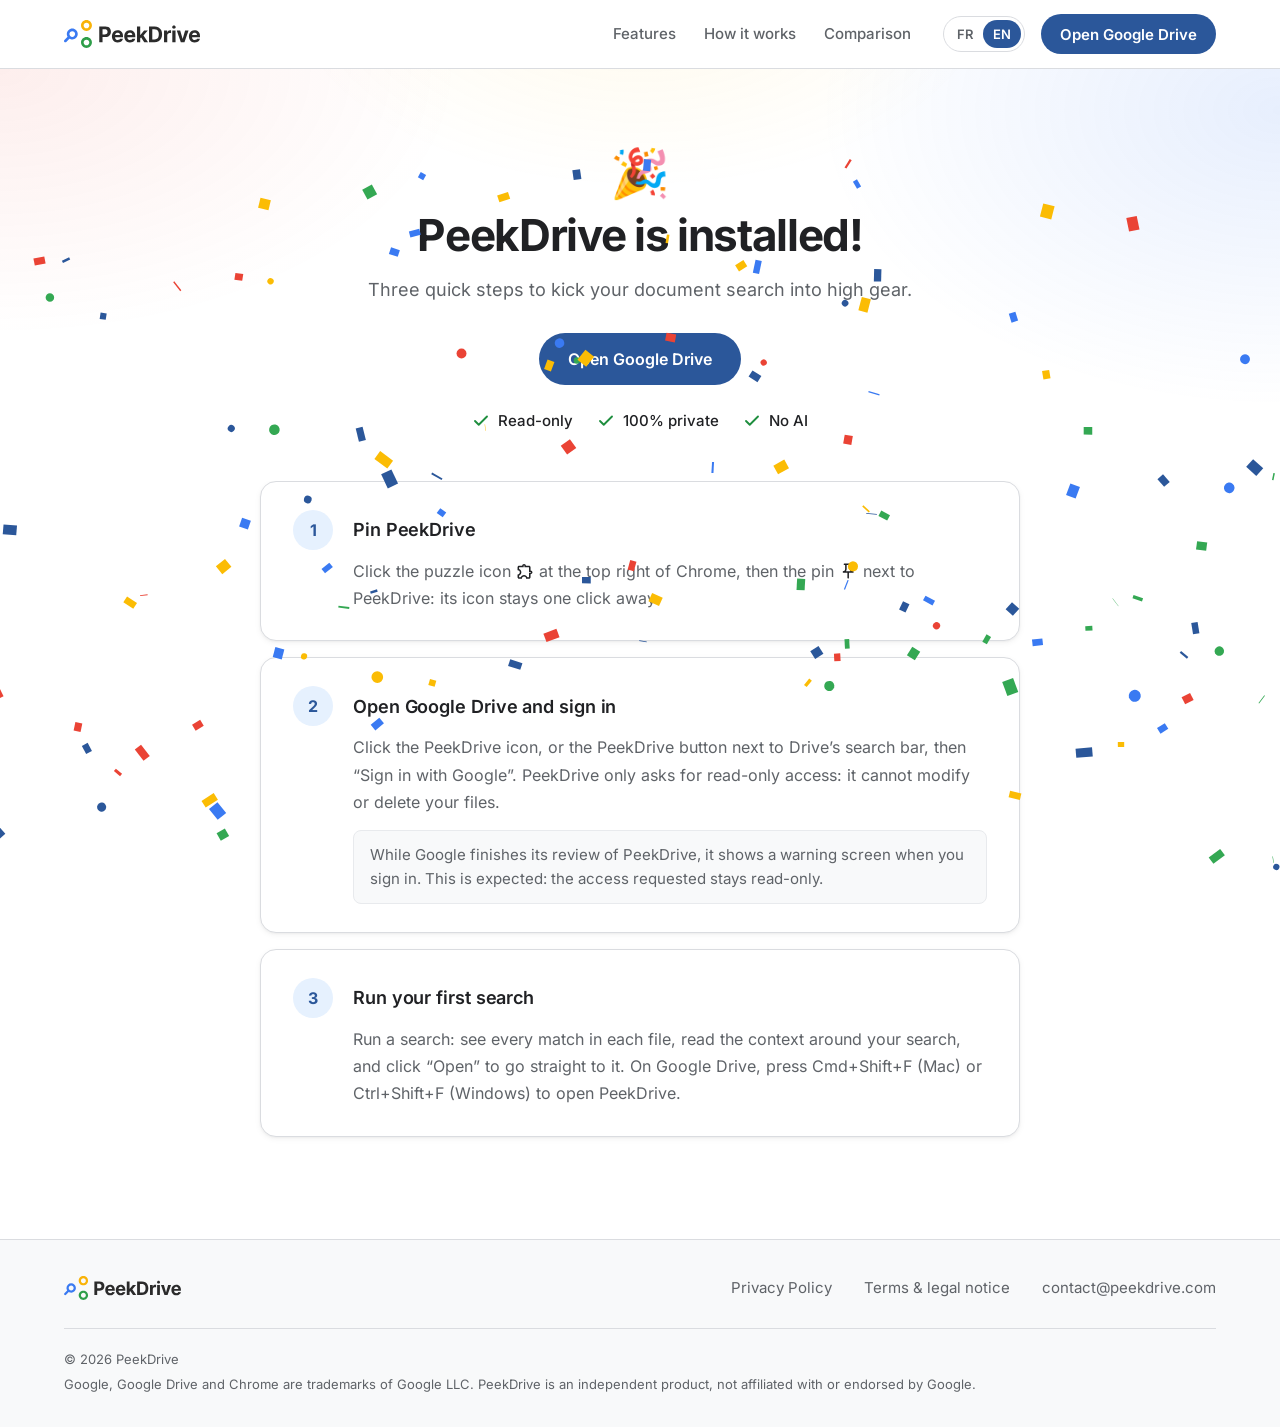
<file: welcome.html>
<!DOCTYPE html>
<html lang="en">
<head>
    <meta charset="UTF-8">
    <meta name="viewport" content="width=device-width, initial-scale=1.0">
    <title data-en="PeekDrive is installed" data-fr="PeekDrive est installé">PeekDrive is installed</title>
    <meta name="robots" content="noindex">
    <link rel="icon" href="favicon.ico?v=2" sizes="any">
    <link rel="icon" href="favicon.svg?v=2" type="image/svg+xml">
    <link rel="apple-touch-icon" href="apple-touch-icon.png?v=2">
    <link rel="preload" href="assets/fonts/inter-latin.woff2" as="font" type="font/woff2" crossorigin>
    <link rel="stylesheet" href="assets/site.css?v=2">
    <script src="assets/site.js?v=2"></script>
</head>
<body>
    <a class="skip-link" href="#main" data-en="Skip to content" data-fr="Aller au contenu">Skip to content</a>
    <svg class="sprite" aria-hidden="true" focusable="false">
        <symbol id="ico-puzzle" viewBox="0 0 24 24"><path d="M10.5 4.5c.28 0 .5.22.5.5v2h6v6h2c.28 0 .5.22.5.5s-.22.5-.5.5h-2v6h-2.12c-.68-1.75-2.39-3-4.38-3s-3.7 1.25-4.38 3H4v-2.12c1.75-.68 3-2.39 3-4.38 0-1.99-1.24-3.7-2.99-4.38L4 7h6V5c0-.28.22-.5.5-.5m0-2C9.12 2.5 8 3.62 8 5H4c-1.1 0-1.99.9-1.99 2v3.8h.29c1.49 0 2.7 1.21 2.7 2.7s-1.21 2.7-2.7 2.7H2V20c0 1.1.9 2 2 2h3.8v-.3c0-1.49 1.21-2.7 2.7-2.7s2.7 1.21 2.7 2.7v.3H17c1.1 0 2-.9 2-2v-4c1.38 0 2.5-1.12 2.5-2.5S20.38 11 19 11V7c0-1.1-.9-2-2-2h-4c0-1.38-1.12-2.5-2.5-2.5z"/></symbol>
        <symbol id="ico-pin" viewBox="0 0 24 24"><path d="M14 4v5c0 1.12.37 2.16 1 3H9c.65-.86 1-1.9 1-3V4h4m3-2H7c-.55 0-1 .45-1 1s.45 1 1 1h1v5c0 1.66-1.34 3-3 3v2h5.97v7l1 1 1-1v-7H19v-2c-1.66 0-3-1.34-3-3V4h1c.55 0 1-.45 1-1s-.45-1-1-1z"/></symbol>
        <symbol id="i-check" viewBox="0 0 24 24"><path d="M20 6 9 17l-5-5"/></symbol>
    </svg>
    <header class="site-header">
        <div class="container nav">
            <a class="brand" href="./"><img src="logo.svg" alt="PeekDrive, home" data-en-alt="PeekDrive, home" data-fr-alt="PeekDrive, accueil" width="136" height="28"></a>
            <nav class="nav-links" aria-label="Main" data-en-aria-label="Main" data-fr-aria-label="Principale">
                <a href="./#features" data-en="Features" data-fr="Fonctionnalités">Features</a>
                <a href="./#how" data-en="How it works" data-fr="Comment ça marche">How it works</a>
                <a href="./#compare" data-en="Comparison" data-fr="Comparatif">Comparison</a>
            </nav>
            <div class="nav-actions">
                <div class="lang-switch" role="group" aria-label="Language" data-en-aria-label="Language" data-fr-aria-label="Langue">
                    <button type="button" class="lang-btn" data-lang="fr" lang="fr" aria-label="Français" aria-pressed="false">FR</button>
                    <button type="button" class="lang-btn is-active" data-lang="en" lang="en" aria-label="English" aria-pressed="true">EN</button>
                </div>
                <a class="btn btn--primary btn--s" href="https://drive.google.com" target="_blank" rel="noopener" data-en="Open Google Drive" data-fr="Ouvrir Google Drive">Open Google Drive</a>
            </div>
        </div>
    </header>
    <main id="main">
        <section class="page-hero pastel pastel--soft" data-celebrate>
            <div class="container narrow">
                <span class="party" aria-hidden="true">🎉</span>
                <h1 data-en="PeekDrive is installed!" data-fr="PeekDrive est installé&amp;nbsp;!">PeekDrive is installed!</h1>
                <p class="lead" data-en="Three quick steps to kick your document search into high gear." data-fr="Trois étapes rapides pour faire passer votre recherche documentaire à la vitesse supérieure.">Three quick steps to kick your document search into high gear.</p>
                <p class="page-cta"><a class="btn btn--primary" href="https://drive.google.com" target="_blank" rel="noopener" data-en="Open Google Drive" data-fr="Ouvrir Google Drive">Open Google Drive</a></p>
                <ul class="ticks ticks--center">
                    <li><svg class="i" aria-hidden="true"><use href="#i-check"/></svg><span data-en="Read-only" data-fr="Lecture seule">Read-only</span></li>
                    <li><svg class="i" aria-hidden="true"><use href="#i-check"/></svg><span data-en="100% private" data-fr="100% confidentiel">100% private</span></li>
                    <li><svg class="i" aria-hidden="true"><use href="#i-check"/></svg><span data-en="No AI" data-fr="Sans IA">No AI</span></li>
                </ul>
            </div>
        </section>

        <div class="container narrow page-body">
            <ol class="guide">
                <li class="panel">
                    <span class="step-num" aria-hidden="true">1</span>
                    <h2 data-en="Pin PeekDrive" data-fr="Épinglez PeekDrive">Pin PeekDrive</h2>
                    <p data-en="Click the puzzle &lt;span class=&quot;nw&quot;&gt;icon &lt;svg class=&quot;ico&quot; aria-hidden=&quot;true&quot;&gt;&lt;use href=&quot;#ico-puzzle&quot;/&gt;&lt;/svg&gt;&lt;/span&gt; at the top right of Chrome, then the &lt;span class=&quot;nw&quot;&gt;pin &lt;svg class=&quot;ico&quot; aria-hidden=&quot;true&quot;&gt;&lt;use href=&quot;#ico-pin&quot;/&gt;&lt;/svg&gt;&lt;/span&gt; next to PeekDrive: its icon stays one click away." data-fr="Cliquez sur l’icône &lt;span class=&quot;nw&quot;&gt;puzzle &lt;svg class=&quot;ico&quot; aria-hidden=&quot;true&quot;&gt;&lt;use href=&quot;#ico-puzzle&quot;/&gt;&lt;/svg&gt;&lt;/span&gt; en haut à droite de Chrome, puis sur &lt;span class=&quot;nw&quot;&gt;l’épingle &lt;svg class=&quot;ico&quot; aria-hidden=&quot;true&quot;&gt;&lt;use href=&quot;#ico-pin&quot;/&gt;&lt;/svg&gt;&lt;/span&gt; à côté de PeekDrive&amp;nbsp;: son icône reste à portée de clic.">Click the puzzle <span class="nw">icon <svg class="ico" aria-hidden="true"><use href="#ico-puzzle"/></svg></span> at the top right of Chrome, then the <span class="nw">pin <svg class="ico" aria-hidden="true"><use href="#ico-pin"/></svg></span> next to PeekDrive: its icon stays one click away.</p>
                </li>
                <li class="panel">
                    <span class="step-num" aria-hidden="true">2</span>
                    <h2 data-en="Open Google&amp;nbsp;Drive and sign in" data-fr="Ouvrez Google Drive et connectez-vous">Open Google&nbsp;Drive and sign in</h2>
                    <p data-en="Click the PeekDrive icon, or the PeekDrive button next to Drive’s search bar, then “Sign in with Google”. PeekDrive only asks for &lt;span class=&quot;nw&quot;&gt;read-only&lt;/span&gt; access: it cannot modify or delete your files." data-fr="Cliquez sur l’icône PeekDrive, ou sur le bouton PeekDrive à côté de la barre de recherche de Drive, puis sur «&amp;nbsp;Se connecter avec Google&amp;nbsp;». PeekDrive ne demande qu’un accès en lecture seule&amp;nbsp;: il ne peut pas modifier ni supprimer vos fichiers.">Click the PeekDrive icon, or the PeekDrive button next to Drive’s search bar, then “Sign in with Google”. PeekDrive only asks for <span class="nw">read-only</span> access: it cannot modify or delete your files.</p>
                    <!-- TEMP: remove once Google verification is granted -->
                    <p class="step-note" data-en="While Google finishes its review of PeekDrive, it shows a warning screen when you sign in. This is expected: the access requested stays &lt;span class=&quot;nw&quot;&gt;read-only&lt;/span&gt;." data-fr="Tant que Google n’a pas terminé son examen de PeekDrive, il affiche un écran d’avertissement à la connexion. C’est normal&amp;nbsp;: l’accès demandé reste en lecture seule.">While Google finishes its review of PeekDrive, it shows a warning screen when you sign in. This is expected: the access requested stays <span class="nw">read-only</span>.</p>
                    <!-- /TEMP -->
                </li>
                <li class="panel">
                    <span class="step-num" aria-hidden="true">3</span>
                    <h2 data-en="Run your first search" data-fr="Lancez votre première recherche">Run your first search</h2>
                    <p data-en="Run a search: see every match in each file, read the context around your search, and click “Open” to go straight to it. On Google Drive, press Cmd+Shift+F (Mac) or Ctrl+Shift+F (Windows) to open PeekDrive." data-fr="Faites une recherche&amp;nbsp;: consultez toutes les correspondances dans chaque fichier, voyez le contexte autour de votre recherche, et cliquez sur «&amp;nbsp;Ouvrir&amp;nbsp;» pour y accéder directement. Sur Google Drive, appuyez sur Cmd+Maj+F (Mac) ou Ctrl+Maj+F (Windows) pour ouvrir PeekDrive.">Run a search: see every match in each file, read the context around your search, and click “Open” to go straight to it. On Google Drive, press Cmd+Shift+F (Mac) or Ctrl+Shift+F (Windows) to open PeekDrive.</p>
                </li>
            </ol>

        </div>
    </main>

    <footer class="site-footer">
        <div class="container">
            <div class="footer-top">
                <a class="brand" href="./"><img src="logo.svg" alt="PeekDrive, home" data-en-alt="PeekDrive, home" data-fr-alt="PeekDrive, accueil" width="117" height="24" loading="lazy"></a>
                <nav class="footer-links" aria-label="Footer" data-en-aria-label="Footer" data-fr-aria-label="Pied de page">
                    <a href="privacy.html" data-en="Privacy Policy" data-fr="Confidentialité">Privacy Policy</a>
                    <a href="terms.html" data-en="Terms &amp;amp; legal notice" data-fr="Conditions &amp;amp; mentions légales">Terms &amp; legal notice</a>
                    <a href="mailto:contact@peekdrive.com">contact@peekdrive.com</a>
                </nav>
            </div>
            <div class="footer-bottom">
                <p>&copy; 2026 PeekDrive</p>
                <p data-en="Google, Google Drive and Chrome are trademarks of Google LLC. PeekDrive is an independent product, not affiliated with or endorsed by Google." data-fr="Google, Google Drive et Chrome sont des marques de Google LLC. PeekDrive est un produit indépendant, ni affilié à Google ni approuvé par Google.">Google, Google Drive and Chrome are trademarks of Google LLC. PeekDrive is an independent product, not affiliated with or endorsed by Google.</p>
            </div>
        </div>
    </footer>
</body>
</html>
</file>
<file: assets/site.css>
/* PeekDrive website: shared styles for every page.
   Contents: fonts, tokens, base, layout, header, buttons, pastel backdrop, hero,
   browser frame, PANEL (pictures), landing sections, simple pages
   (welcome, uninstall), legal pages, footer, responsive, reduced motion.
   The pages load nothing else: no inline style, no external request. */

/* ── Fonts ─────────────────────────────────────────────────────────────────
   Inter (SIL Open Font License, see fonts/LICENSE.txt), served from this site. */
@font-face {
  font-family: 'Inter';
  font-style: normal;
  font-weight: 100 900;
  font-display: swap;
  src: url('fonts/inter-latin-ext.woff2') format('woff2');
  unicode-range: U+0100-02BA, U+02BD-02C5, U+02C7-02CC, U+02CE-02D7, U+02DD-02FF, U+0304, U+0308, U+0329, U+1D00-1DBF, U+1E00-1E9F, U+1EF2-1EFF, U+2020, U+20A0-20AB, U+20AD-20C0, U+2113, U+2C60-2C7F, U+A720-A7FF;
}
@font-face {
  font-family: 'Inter';
  font-style: normal;
  font-weight: 100 900;
  font-display: swap;
  src: url('fonts/inter-latin.woff2') format('woff2');
  unicode-range: U+0000-00FF, U+0131, U+0152-0153, U+02BB-02BC, U+02C6, U+02DA, U+02DC, U+0304, U+0308, U+0329, U+2000-206F, U+20AC, U+2122, U+2191, U+2193, U+2212, U+2215, U+FEFF, U+FFFD;
}
/* Arial resized to Inter's metrics: the text does not move when Inter arrives. */
@font-face {
  font-family: 'Inter Fallback';
  src: local('Arial');
  size-adjust: 107.4%;
  ascent-override: 90.2%;
  descent-override: 22.48%;
  line-gap-override: 0%;
}

/* ── Tokens ──────────────────────────────────────────────────────────────── */
:root {
  --blue: #2B579A;
  --blue-dark: #21467E;
  --blue-tint: #E6F1FE;
  --blue-wash: #F3F7FD;
  --text: #202124;
  --text-2: #5F6368;
  --text-body: #3C4043;
  --border: #DADCE0;
  --border-soft: #E8EAED;
  --border-strong: #80868B;   /* 3.7:1 on white: outlines of form controls */
  --surface: #F8F9FA;
  --white: #FFFFFF;
  --hl: #E2CDF7;
  --hl-line: #7034AF;
  --ok: #1E8E3E;
  --green-dark: #137333;
  --green-tint: #DFF1E4;
  --green-wash: #F0F8F2;
  --error: #B3261E;

  /* File-type colours of the product */
  --docs: #3A7AF2;
  --sheets: #34A853;
  --slides: #FBBC04;
  --pdf: #EA4335;

  --radius-s: 8px;
  --radius-m: 12px;
  --radius-l: 16px;
  --pill: 999px;

  --shadow-s: 0 1px 2px rgba(32, 33, 36, 0.05), 0 2px 6px rgba(32, 33, 36, 0.05);
  --shadow-m: 0 2px 4px rgba(32, 33, 36, 0.04), 0 12px 28px -8px rgba(32, 33, 36, 0.14);
  --shadow-l: 0 4px 10px rgba(32, 33, 36, 0.05), 0 32px 64px -20px rgba(32, 33, 36, 0.22);

  --container: 1200px;
  --gutter: 24px;
  --header-h: 68px;
  --section: clamp(64px, 8vw, 112px);

  --font: 'Inter', 'Inter Fallback', system-ui, -apple-system, 'Segoe UI', Roboto, Arial, sans-serif;
}

/* ── Base ────────────────────────────────────────────────────────────────── */
*, *::before, *::after { box-sizing: border-box; }
html { -webkit-text-size-adjust: 100%; text-size-adjust: 100%; scroll-behavior: smooth; scroll-padding-top: calc(var(--header-h) + 16px); }
body {
  margin: 0;
  font-family: var(--font);
  font-size: 1rem;
  line-height: 1.6;
  color: var(--text);
  background: var(--white);
  -webkit-font-smoothing: antialiased;
  -moz-osx-font-smoothing: grayscale;
}
h1, h2, h3, p, ul, ol, figure, fieldset, legend, table { margin: 0; padding: 0; }
ul, ol { list-style: none; }
fieldset { border: 0; min-width: 0; }
legend { display: block; width: 100%; }
img, svg { display: block; max-width: 100%; }
a { color: var(--blue); text-decoration: none; }
a:hover { text-decoration: underline; text-underline-offset: 3px; }
button, input, textarea { font: inherit; color: inherit; }
button { cursor: pointer; }
:focus-visible { outline: 2px solid var(--blue); outline-offset: 3px; border-radius: 4px; }
[hidden] { display: none !important; }

/* French is applied by site.js before the first paint (no flash of English). */
.i18n-wait body { visibility: hidden; }
/* Parts that only work with JavaScript (the survey) and their fallback. */
html:not(.js) .needs-js { display: none; }

.sr-only {
  position: absolute; width: 1px; height: 1px; margin: -1px; padding: 0;
  overflow: hidden; clip: rect(0 0 0 0); clip-path: inset(50%); white-space: nowrap; border: 0;
}
.skip-link {
  position: absolute; left: 16px; top: -64px; z-index: 100;
  padding: 10px 16px; border-radius: var(--radius-s);
  background: var(--blue); color: var(--white); font-weight: 600;
}
.skip-link:focus { top: calc(var(--header-h) + 12px); outline-color: var(--text); }
.nw { white-space: nowrap; }

/* Icons: one stroke style, the one of the PeekDrive panel. */
.sprite { position: absolute; width: 0; height: 0; overflow: hidden; }
.i { flex: none; width: 1.25em; height: 1.25em; fill: none; stroke: currentColor; stroke-width: 2; stroke-linecap: round; stroke-linejoin: round; }

/* ── Layout ──────────────────────────────────────────────────────────────── */
.container { width: 100%; max-width: var(--container); margin-inline: auto; padding-inline: var(--gutter); }
.section { padding-block: var(--section); }
.section--surface { background: var(--surface); border-block: 1px solid var(--border); }
.section--surface + .section--surface { border-top: 0; }
.section-head { max-width: 760px; margin: 0 auto clamp(40px, 5vw, 64px); text-align: center; }

h1, h2, h3 { color: var(--text); text-wrap: balance; }
h2 { font-size: clamp(1.75rem, 1.25rem + 1.6vw, 2.375rem); font-weight: 700; line-height: 1.16; letter-spacing: -0.025em; }
h3 { font-size: 1.0625rem; font-weight: 600; line-height: 1.35; letter-spacing: -0.005em; }
.lead { margin-top: 16px; font-size: 1.125rem; line-height: 1.6; color: var(--text-2); text-wrap: pretty; }
/* Centred intros: two lines of similar length, like the title above them. */
.section-head .lead, .page-hero .lead { text-wrap: balance; }

/* ── Header ──────────────────────────────────────────────────────────────── */
.site-header {
  position: sticky; top: 0; z-index: 50;
  background: rgba(255, 255, 255, 0.9);
  -webkit-backdrop-filter: saturate(1.4) blur(12px); backdrop-filter: saturate(1.4) blur(12px);
  border-bottom: 1px solid var(--border);
}
.nav { display: flex; align-items: center; gap: 32px; height: var(--header-h); }
.brand { display: inline-flex; flex: none; border-radius: 6px; }
.brand img { width: 136px; height: 28px; }
.nav-links { display: flex; align-items: center; gap: 28px; margin-left: auto; }
.nav-links a { font-size: 0.9375rem; font-weight: 500; color: var(--text-2); white-space: nowrap; transition: color 0.15s; }
.nav-links a:hover { color: var(--text); text-decoration: none; }
.nav-links a[aria-current="page"] { color: var(--blue); font-weight: 600; }
.nav-actions { display: flex; align-items: center; gap: 16px; flex: none; }

.lang-switch { display: inline-flex; padding: 3px; border: 1px solid var(--border); border-radius: var(--pill); background: var(--white); }
.lang-btn {
  min-width: 36px; height: 28px; padding: 0 10px; border: 0; border-radius: var(--pill); background: transparent;
  font-size: 0.8125rem; font-weight: 600; line-height: 1; color: var(--text-2); transition: background 0.15s, color 0.15s;
}
.lang-btn:hover { color: var(--text); }
.lang-btn.is-active { background: var(--blue); color: var(--white); }

/* ── Buttons ─────────────────────────────────────────────────────────────── */
.btn {
  display: inline-flex; align-items: center; justify-content: center; gap: 10px;
  height: 52px; padding: 0 28px; border: 1px solid transparent; border-radius: var(--pill);
  font-size: 1rem; font-weight: 600; line-height: 1; white-space: nowrap; text-decoration: none;
  transition: background 0.15s, border-color 0.15s, color 0.15s;
}
.btn:hover { text-decoration: none; }
.btn .i { width: 18px; height: 18px; }
.btn--primary { background: var(--blue); color: var(--white); }
.btn--primary:hover { background: var(--blue-dark); }
.btn--secondary { background: var(--white); border-color: var(--border); color: var(--text); }
.btn--secondary:hover { border-color: var(--blue); color: var(--blue); }
.btn--light { background: var(--white); color: var(--blue); }
.btn--light:hover { background: var(--blue-tint); }
.btn--s { height: 40px; padding: 0 18px; gap: 8px; font-size: 0.9375rem; }
.btn--s .i { width: 16px; height: 16px; }
.btn[disabled] { opacity: 0.6; cursor: default; }

.badge {
  display: inline-flex; align-items: center; gap: 8px; height: 30px; padding: 0 14px 0 12px;
  border: 1px solid rgba(43, 87, 154, 0.2); border-radius: var(--pill); background: rgba(255, 255, 255, 0.72);
  font-size: 0.8125rem; font-weight: 600; line-height: 1; color: var(--blue);
}
.badge::before { content: ""; width: 6px; height: 6px; border-radius: 50%; background: var(--blue); }

.more { display: inline-flex; align-items: center; gap: 6px; font-weight: 600; }
.more .i { width: 16px; height: 16px; transition: transform 0.15s; }
.more:hover .i { transform: translateX(2px); }

/* ── Pastel backdrop: the four file-type colours, very light and blurred,
      like the Chrome Web Store images ────────────────────────────────────── */
.pastel { position: relative; isolation: isolate; overflow: hidden; }
.pastel::before {
  content: ""; position: absolute; inset: 0; z-index: -1; pointer-events: none;
  background:
    radial-gradient(46% 64% at 2% 0%, rgba(234, 67, 53, 0.12), transparent 72%),
    radial-gradient(38% 52% at 52% -10%, rgba(251, 188, 4, 0.11), transparent 70%),
    radial-gradient(54% 80% at 100% 36%, rgba(58, 122, 242, 0.16), transparent 72%),
    radial-gradient(44% 60% at 26% 110%, rgba(52, 168, 83, 0.10), transparent 70%),
    var(--white);
}
.pastel--soft::before {
  background:
    radial-gradient(50% 90% at 0% 0%, rgba(234, 67, 53, 0.09), transparent 72%),
    radial-gradient(40% 70% at 50% -20%, rgba(251, 188, 4, 0.08), transparent 70%),
    radial-gradient(50% 100% at 100% 10%, rgba(58, 122, 242, 0.12), transparent 72%),
    var(--white);
}

/* ── Hero ────────────────────────────────────────────────────────────────── */
.hero-grid { display: grid; grid-template-columns: minmax(0, 1fr) 548px; column-gap: 56px; }
.hero-copy { padding-block: 80px 104px; }
.hero h1 { margin-top: 24px; font-size: clamp(2.125rem, 1rem + 2.5vw, 3rem); font-weight: 700; line-height: 1.1; letter-spacing: -0.03em; }
.hero h1 span { display: block; color: var(--blue); }
.hero .lead { max-width: 540px; margin-top: 24px; }
.hero::before { -webkit-mask-image: linear-gradient(to bottom, #000 calc(100% - 160px), transparent); mask-image: linear-gradient(to bottom, #000 calc(100% - 160px), transparent); }
.hero-cta { display: flex; flex-wrap: wrap; align-items: center; gap: 12px 20px; margin-top: 36px; }
.ticks { display: flex; flex-wrap: wrap; gap: 10px 24px; margin-top: 28px; font-size: 0.9375rem; font-weight: 500; color: var(--text); }
.ticks li { display: inline-flex; align-items: center; gap: 8px; }
.ticks .i { width: 18px; height: 18px; color: var(--ok); stroke-width: 2.5; }
.ticks--center { justify-content: center; align-items: center; margin-top: 24px; }

.hero-visual {
  --bleed: 48px;  /* room kept around the window for its shadow, inside the mask */
  position: relative; min-height: 608px; margin: 40px calc(-1 * var(--bleed)) 0; padding: 24px var(--bleed) 0;
  /* The window runs past the bottom of the hero and fades out there. Its height
     is set at each breakpoint so the fade never falls on the title of a result
     card: it starts under the first card, or under the header of the second. */
  -webkit-mask-image: linear-gradient(to bottom, #000 calc(100% - 88px), transparent);
  mask-image: linear-gradient(to bottom, #000 calc(100% - 88px), transparent);
}

/* ── Browser frame around the mock: neutral, no browser or Drive logo ────── */
.browser {
  position: absolute; inset: 24px var(--bleed) auto var(--bleed); height: 800px;
  display: flex; flex-direction: column; overflow: hidden;
  border: 1px solid var(--border); border-bottom: 0; border-radius: 14px 14px 0 0; background: var(--white); box-shadow: var(--shadow-l);
}
.browser-bar { display: flex; align-items: center; gap: 12px; flex: none; height: 44px; padding: 0 10px 0 14px; background: #F1F3F4; border-bottom: 1px solid var(--border); }
.browser-dots { display: flex; gap: 6px; flex: none; }
.browser-dots i { width: 10px; height: 10px; border-radius: 50%; background: #CDD0D4; }
.browser-url { display: flex; align-items: center; gap: 8px; flex: 1; min-width: 0; height: 28px; padding: 0 12px; border-radius: var(--pill); background: var(--white); font-size: 0.75rem; line-height: 1; color: var(--text-2); }
.browser-url .i { width: 12px; height: 12px; }
.browser-ext { display: grid; place-items: center; flex: none; width: 28px; height: 28px; border-radius: 50%; background: var(--white); box-shadow: 0 0 0 2px var(--blue-tint); }
.browser-ext img { width: 16px; height: 16px; }
.browser-body { display: flex; flex: 1; min-height: 0; }

.drive { flex: 1; min-width: 0; padding: 14px 12px; }
.drive-top { display: flex; align-items: center; gap: 8px; }
.drive-field { display: flex; align-items: center; gap: 8px; flex: 1; min-width: 0; height: 32px; padding: 0 10px; border-radius: var(--pill); background: #F1F3F4; color: var(--text-2); }
.drive-field .i { width: 14px; height: 14px; }
.drive-field i { flex: 1; max-width: 56px; height: 6px; border-radius: 3px; background: #DADCE0; }
.drive-pk { display: grid; place-items: center; flex: none; width: 32px; height: 32px; border: 1px solid var(--border); border-radius: 50%; background: var(--white); }
.drive-pk img { width: 15px; height: 15px; }
.drive-title { margin: 20px 2px 8px; font-size: 0.8125rem; font-weight: 600; line-height: 1.4; color: var(--text); white-space: nowrap; }
.drive-rows li { display: flex; align-items: center; gap: 10px; height: 40px; padding: 0 2px; border-top: 1px solid var(--border-soft); }
.drive-rows svg { flex: none; width: 20px; height: 20px; }
.drive-rows i { width: 68%; height: 7px; border-radius: 4px; background: var(--border-soft); }
.drive-rows li:nth-child(3n + 2) i { width: 48%; }
.drive-rows li:nth-child(3n) i { width: 78%; }

/* ══ PANEL ═════════════════════════════════════════════════════════════════
   The PeekDrive panel: pictures of the extension's own interface, one per
   language (assets/panel-en.webp, assets/panel-fr.webp: 460 px of panel at 2x,
   made in the PeekDrive repository by ui/outils/demo-shots.mjs --site). A
   picture takes the width of its column, --pd-w, set at each breakpoint. */
.pd-wrap { flex: none; width: var(--pd-w, 424px); border-left: 1px solid var(--border); overflow: hidden; background: #FFFFFF; }
.pd-shot { display: block; width: 100%; height: auto; }
.pd-shot--fr, html[lang="fr"] .pd-shot--en { display: none; }
html[lang="fr"] .pd-shot--fr { display: block; }
/* ══ end of PANEL ══════════════════════════════════════════════════════════ */

/* ── Facts band ──────────────────────────────────────────────────────────── */
.facts { position: relative; padding-block: clamp(40px, 5vw, 64px) 0; }
.facts-grid, .rules { display: grid; grid-template-columns: repeat(4, minmax(0, 1fr)); gap: 40px 32px; }
.rules--3 { grid-template-columns: repeat(3, minmax(0, 1fr)); }
.fact, .rule { padding-top: 22px; border-top: 1px solid var(--border); }
.fact-value, .rule h3 { display: block; font-size: 1.25rem; font-weight: 700; line-height: 1.25; letter-spacing: -0.02em; color: var(--text); }
.fact-label, .rule p { display: block; margin-top: 10px; font-size: 0.9688rem; line-height: 1.6; color: var(--text-2); }
.fact-label { text-wrap: balance; }
/* "01", "02", "03": the steps of "How it works". */
.rule-num { display: block; margin-bottom: 18px; font-size: 0.875rem; font-weight: 700; line-height: 1; letter-spacing: 0.02em; color: var(--blue); font-variant-numeric: tabular-nums; }

/* ── Cards (features) ────────────────────────────────────────────────────── */
.cards { display: grid; grid-template-columns: repeat(3, minmax(0, 1fr)); gap: 24px; }
.card { padding: 28px; border: 1px solid var(--border); border-radius: var(--radius-l); background: var(--white); }
.card h3 { margin-top: 20px; }
.card p { margin-top: 8px; font-size: 0.9375rem; line-height: 1.6; color: var(--text-2); }
.icon-tile { display: grid; place-items: center; width: 44px; height: 44px; border-radius: var(--radius-m); background: var(--tile-bg, var(--blue-tint)); color: var(--tile-fg, var(--blue)); }
.icon-tile .i { width: 22px; height: 22px; }
.tile--blue { --tile-bg: #E8F0FE; --tile-fg: #2F6BDE; }
.tile--green { --tile-bg: #E6F4EA; --tile-fg: #1E8E3E; }
.tile--yellow { --tile-bg: #FEF3D2; --tile-fg: #A86400; }
.tile--red { --tile-bg: #FCE8E6; --tile-fg: #D93025; }
/* The eight tiles always stay on one row: they shrink together in a narrow card. */
.type-tiles { display: grid; grid-template-columns: repeat(8, minmax(0, 30px)); gap: 8px; margin-top: 16px; }
.type-tiles svg { width: 100%; height: auto; aspect-ratio: 1; }
kbd { font-family: inherit; font-size: inherit; font-weight: 600; color: var(--text); white-space: nowrap; }

/* ── How it works ────────────────────────────────────────────────────────── */
.step-num { display: grid; place-items: center; width: 40px; height: 40px; border-radius: 50%; background: var(--blue-tint); font-size: 1rem; font-weight: 700; line-height: 1; color: var(--blue); }

/* The sentence Google asks for: why Drive access is requested. */
.callout { display: grid; grid-template-columns: 44px minmax(0, 1fr); column-gap: 20px; align-items: start; margin-top: clamp(48px, 6vw, 72px); padding: 28px 32px; border: 1px solid var(--border); border-radius: var(--radius-l); background: var(--white); }
.callout h3 { margin-top: 1px; font-size: 1.125rem; }
.callout p { max-width: 900px; margin-top: 6px; font-size: 1rem; line-height: 1.65; color: var(--text); }
.callout .more { margin-top: 12px; font-size: 0.9375rem; }

/* ── Comparison ──────────────────────────────────────────────────────────── */
.compare { max-width: 840px; margin-inline: auto; border: 1px solid var(--border); border-radius: var(--radius-l); background: var(--white); overflow: hidden; }
.compare table { width: 100%; border-collapse: collapse; }
.compare th, .compare td { padding: 18px 24px; text-align: left; border-top: 1px solid var(--border-soft); }
.compare thead th { border-top: 0; background: var(--surface); border-bottom: 1px solid var(--border); font-size: 0.8125rem; font-weight: 600; line-height: 1.35; letter-spacing: 0.04em; text-transform: uppercase; color: var(--text-2); }
.compare tbody tr:first-child > * { border-top: 0; }
.compare tbody th { font-size: 1rem; font-weight: 500; line-height: 1.45; color: var(--text); text-wrap: balance; }
.compare .col { width: 168px; text-align: center; }
.compare .col--pd { background: var(--green-wash); }
.compare thead .col--pd { background: var(--green-tint); color: var(--green-dark); }
/* Both column titles on one line ("Recherche Drive" is the long one). */
.compare thead .col { padding-inline: 8px; white-space: nowrap; }
.compare td .i { width: 20px; height: 20px; margin-inline: auto; stroke-width: 2.5; }
.compare .yes { color: var(--green-dark); }
.compare .yes--drive { color: var(--text-2); }
.compare .no { color: #D93025; }

/* ── Uses ────────────────────────────────────────────────────────────────── */
.uses { display: grid; grid-template-columns: repeat(4, minmax(0, 1fr)); gap: 20px; }
.use { padding: 24px; border: 1px solid var(--border); border-radius: var(--radius-l); background: var(--white); }
.use--wide { grid-column: span 2; }
.use h3 { display: flex; align-items: flex-start; gap: 10px; font-size: 1rem; }
.use h3::before { content: ""; flex: none; width: 8px; height: 8px; margin-top: 0.42em; border-radius: 50%; background: var(--docs); }
.use:nth-child(4n + 2) h3::before { background: var(--sheets); }
.use:nth-child(4n + 3) h3::before { background: var(--slides); }
.use:nth-child(4n) h3::before { background: var(--pdf); }
.use p { margin-top: 10px; font-size: 0.9375rem; line-height: 1.6; color: var(--text-2); }

/* ── Privacy block ───────────────────────────────────────────────────────── */
.privacy-grid { display: grid; grid-template-columns: minmax(0, 0.9fr) minmax(0, 1.1fr); gap: 72px; align-items: center; }
.privacy-grid .more { margin-top: 28px; }
.checks { padding: 8px 28px; border: 1px solid var(--border); border-radius: var(--radius-l); background: var(--white); box-shadow: var(--shadow-s); }
.checks li { display: grid; grid-template-columns: 22px minmax(0, 1fr); column-gap: 14px; padding: 16px 0; font-size: 0.9688rem; line-height: 1.55; }
.checks li + li { border-top: 1px solid var(--border-soft); }
.checks .i { width: 22px; height: 22px; margin-top: 1px; color: var(--ok); }

/* ── Final call to action ────────────────────────────────────────────────── */
.final { border-top: 1px solid var(--border); text-align: center; }
.final .container { padding-block: var(--section); }
.final-mark { width: 56px; height: 56px; margin: 0 auto 28px; }
.final .btn { margin-top: 36px; }

/* ── Footer ──────────────────────────────────────────────────────────────── */
.site-footer { border-top: 1px solid var(--border); background: var(--surface); font-size: 0.9375rem; color: var(--text-2); }
.footer-top { display: flex; flex-wrap: wrap; align-items: center; justify-content: space-between; gap: 20px 40px; padding-block: 36px 28px; }
.footer-top .brand img { width: 117px; height: 24px; }
.footer-links { display: flex; flex-wrap: wrap; gap: 10px 32px; }
.footer-links a { color: var(--text-2); }
.footer-links a:hover { color: var(--blue); }
.footer-bottom { padding-block: 20px 32px; border-top: 1px solid var(--border); font-size: 0.8125rem; line-height: 1.6; }
.footer-bottom p + p { margin-top: 4px; }

/* ── Simple pages: welcome, uninstall ────────────────────────────────────── */
.page-hero { padding-block: clamp(48px, 7vw, 80px) clamp(32px, 4vw, 48px); text-align: center; }
.page-hero h1 { font-size: clamp(2rem, 1.4rem + 2.1vw, 2.75rem); font-weight: 700; line-height: 1.12; letter-spacing: -0.03em; }
.page-hero .lead { max-width: 600px; margin-inline: auto; }
.party { display: block; margin-bottom: 14px; font-size: 3rem; line-height: 1; }
.js .party { animation: party-pop 0.7s cubic-bezier(0.2, 1.5, 0.4, 1) 0.15s both; }
@keyframes party-pop { from { opacity: 0; transform: scale(0.2) rotate(-25deg); } to { opacity: 1; transform: none; } }
.confetti { position: fixed; inset: 0; z-index: 100; width: 100%; height: 100%; pointer-events: none; }
.narrow { max-width: calc(760px + 2 * var(--gutter)); }
.page-body { padding-bottom: var(--section); }

.panel { padding: 32px; border: 1px solid var(--border); border-radius: var(--radius-l); background: var(--white); box-shadow: var(--shadow-s); }
.stack { display: grid; gap: 20px; }

.guide { display: grid; gap: 16px; }
.guide .panel { display: grid; grid-template-columns: 40px minmax(0, 1fr); column-gap: 20px; padding: 28px 32px; margin: 0; }
.guide h2 { align-self: center; font-size: 1.125rem; font-weight: 600; line-height: 1.4; letter-spacing: -0.005em; }
.guide p { grid-column: 2; margin-top: 8px; color: var(--text-2); line-height: 1.7; }
.guide .step-note { margin-top: 14px; padding: 12px 16px; border: 1px solid var(--border-soft); border-radius: var(--radius-s); background: var(--surface); font-size: 0.9375rem; line-height: 1.6; }
.ico { display: inline-block; width: 1.15em; height: 1.15em; vertical-align: -0.22em; fill: var(--text); }
.page-cta { margin-top: 36px; text-align: center; }
.page-hero .page-cta { margin-top: 28px; }
.form-note a, .form-fail a, .prose a { text-decoration: underline; text-underline-offset: 3px; text-decoration-thickness: 1px; }
.form-note a:hover, .form-fail a:hover, .prose a:hover { text-decoration-thickness: 2px; }

/* Survey */
.q { display: grid; grid-template-columns: 32px minmax(0, 1fr); column-gap: 14px; align-items: center; }
.q-num { display: grid; place-items: center; width: 32px; height: 32px; border-radius: 50%; background: var(--blue-tint); font-size: 0.875rem; font-weight: 700; line-height: 1; color: var(--blue); }
.q-title { font-size: 1.125rem; font-weight: 600; line-height: 1.4; letter-spacing: -0.005em; color: var(--text); }
.opt { font-weight: 400; color: var(--text-2); }
.choices { display: grid; grid-template-columns: repeat(2, minmax(0, 1fr)); grid-auto-rows: 1fr; gap: 12px; margin-top: 20px; }
.choice { position: relative; display: block; cursor: pointer; }
.choice:last-child { grid-column: 1 / -1; }
.choice input { position: absolute; inset: 0; width: 100%; height: 100%; margin: 0; opacity: 0; cursor: pointer; }
.choice-body { display: grid; grid-template-columns: 20px minmax(0, 1fr); column-gap: 12px; align-items: center; height: 100%; min-height: 60px; padding: 12px 18px 12px 16px; border: 1px solid var(--border); border-radius: var(--radius-m); background: var(--white); font-size: 0.9688rem; font-weight: 500; line-height: 1.4; transition: border-color 0.15s, background 0.15s, box-shadow 0.15s; }
.choice-body::before { content: ""; width: 20px; height: 20px; border: 2px solid var(--border-strong); border-radius: 50%; background: var(--white); transition: border-color 0.15s, border-width 0.15s; }
.choice:hover .choice-body { border-color: var(--border-strong); }
.choice input:checked + .choice-body { border-color: var(--blue); background: var(--blue-wash); box-shadow: inset 0 0 0 1px var(--blue); }
.choice input:checked + .choice-body::before { border-color: var(--blue); border-width: 6px; }
.choice input:focus-visible + .choice-body { outline: 2px solid var(--blue); outline-offset: 3px; }
.q--2 { margin-top: 40px; padding-top: 36px; border-top: 1px solid var(--border-soft); }
.field { margin-top: 20px; }
.field label { display: block; margin-bottom: 8px; font-size: 0.9688rem; font-weight: 600; line-height: 1.45; }
.field input, .field textarea { display: block; width: 100%; padding: 12px 14px; border: 1px solid var(--border-strong); border-radius: var(--radius-s); background: var(--white); font-size: 1rem; line-height: 1.5; transition: border-color 0.15s, box-shadow 0.15s; }
.field textarea { min-height: 120px; resize: vertical; }
.field input::placeholder, .field textarea::placeholder { color: var(--text-2); opacity: 1; }
.field input:hover, .field textarea:hover { border-color: var(--text-2); }
.field input:focus, .field textarea:focus { outline: none; border-color: var(--blue); box-shadow: 0 0 0 3px rgba(43, 87, 154, 0.22); }
.field [aria-invalid="true"] { border-color: var(--error); }
.field-error { margin-top: 8px; font-size: 0.875rem; font-weight: 500; color: var(--error); }
.consent { margin-top: 14px; }
.consent label { display: grid; grid-template-columns: 20px minmax(0, 1fr); column-gap: 12px; align-items: start; font-size: 0.9375rem; line-height: 1.5; color: var(--text-body); cursor: pointer; }
.consent input { width: 20px; height: 20px; margin: 1px 0 0; accent-color: var(--blue); cursor: pointer; }
.hp { position: absolute; left: -9999px; width: 1px; height: 1px; overflow: hidden; }
.form-foot { display: grid; grid-template-columns: auto minmax(0, 1fr); column-gap: 24px; align-items: center; margin-top: 32px; }
.form-foot .btn { min-width: 132px; }
.form-note { font-size: 0.875rem; line-height: 1.55; color: var(--text-2); }
.form-note a { white-space: nowrap; }
.form-fail { margin-top: 24px; padding: 20px 24px; border: 1px solid #F1C5C2; border-radius: var(--radius-m); background: #FDF3F2; }
.form-fail:focus { outline: none; }
.form-fail p { font-size: 0.9688rem; line-height: 1.6; }
.form-fail pre { margin: 14px 0 0; padding: 12px 14px; max-height: 180px; overflow: auto; border: 1px solid var(--border); border-radius: var(--radius-s); background: var(--white); font-family: inherit; font-size: 0.875rem; line-height: 1.55; white-space: pre-wrap; overflow-wrap: anywhere; }
.form-fail-actions { display: flex; flex-wrap: wrap; align-items: center; gap: 12px 20px; margin-top: 16px; }
.form-fail-actions a { font-size: 0.9375rem; font-weight: 600; }
.form-done { text-align: center; padding-block: 44px; }
.form-done .i { width: 48px; height: 48px; margin: 0 auto 20px; color: var(--ok); }
.form-done h2 { font-size: 1.5rem; letter-spacing: -0.02em; }
.form-done p { margin-top: 10px; color: var(--text-2); }
.form-done:focus { outline: none; }
.no-js-note { font-size: 0.9688rem; line-height: 1.6; }
/* The way back: a band in the brand colour, with two soft lights. */
.rejoin {
  display: flex; flex-wrap: wrap; align-items: center; justify-content: space-between; gap: 18px 24px;
  padding: 28px 32px; border-radius: var(--radius-l);
  background:
    radial-gradient(60% 140% at 0% 0%, rgba(255, 255, 255, 0.16), transparent 70%),
    radial-gradient(50% 120% at 100% 100%, rgba(255, 255, 255, 0.10), transparent 70%),
    var(--blue);
}
.rejoin h2 { font-size: 1.25rem; font-weight: 700; line-height: 1.35; letter-spacing: -0.015em; color: var(--white); }
.rejoin .btn:focus-visible { outline-color: var(--white); }

/* ── Legal pages ─────────────────────────────────────────────────────────── */
.legal-top { padding-top: 40px; }
.back-link { display: inline-flex; align-items: center; gap: 8px; font-size: 0.9375rem; font-weight: 500; }
.back-link .i { width: 16px; height: 16px; }
.prose { padding-block: 28px var(--section); }
.prose h1 { font-size: clamp(2rem, 1.4rem + 2.1vw, 2.75rem); font-weight: 700; line-height: 1.12; letter-spacing: -0.03em; }
.prose .last-updated { margin: 14px 0 0; padding-bottom: 32px; border-bottom: 1px solid var(--border); font-size: 0.9375rem; color: var(--text-2); }
.prose h2 { margin: 44px 0 14px; font-size: 1.3125rem; font-weight: 600; line-height: 1.35; letter-spacing: -0.012em; text-wrap: initial; }
.prose p, .prose ul { margin-bottom: 14px; font-size: 1rem; line-height: 1.75; color: var(--text-body); }
.prose ul { padding-left: 22px; list-style: disc; }
.prose li { margin-bottom: 6px; padding-left: 4px; }
.prose li::marker { color: #9AA0A6; }
.prose a { overflow-wrap: anywhere; }

/* ── Responsive ──────────────────────────────────────────────────────────── */
@media (max-width: 1199px) {
  .hero-grid { grid-template-columns: minmax(0, 1fr) 448px; column-gap: 40px; }
  .hero-copy { align-self: center; padding-block: 64px 88px; }
  .hero-visual { --bleed: 32px; min-height: 627px; margin-top: 32px; }
  .pd-wrap { --pd-w: 340px; }
  .privacy-grid { gap: 48px; }
  .nav { gap: 24px; }
  .nav-links { gap: 22px; }
  .compare .col { width: 152px; }
}
/* The four French links need about 1000 px next to the logo, the switch and the
   button. A fifth link (pricing) will need this breakpoint raised to about 1100 px. */
@media (max-width: 1023px) {
  .nav-links { display: none; }
  .nav-actions { margin-left: auto; }
}
/* Small laptops and below: the facts on two rows… */
@media (max-width: 1099px) {
  .facts-grid { grid-template-columns: repeat(2, minmax(0, 1fr)); }
}
/* …and one column less in the grids, so no card title wraps alone in its row. */
@media (min-width: 960px) and (max-width: 1099px) {
  .rule h3 { font-size: 1.125rem; }
  .uses { grid-template-columns: repeat(3, minmax(0, 1fr)); }
  .use--wide { grid-column: 1 / -1; }
  .cards { grid-template-columns: repeat(2, minmax(0, 1fr)); }
}
@media (max-width: 959px) {
  .hero-grid { grid-template-columns: minmax(0, 1fr); }
  .hero-copy { align-self: auto; padding-block: 56px 0; }
  .hero .lead { max-width: 600px; }
  .hero-visual { --bleed: 24px; width: 100%; max-width: 608px; height: 618px; min-height: 0; margin: 32px auto 0; }
  .pd-wrap { --pd-w: 436px; }
  .cards { grid-template-columns: repeat(2, minmax(0, 1fr)); }
  .privacy-grid { grid-template-columns: minmax(0, 1fr); gap: 48px; }
  .rules--3 { grid-template-columns: minmax(0, 1fr); gap: 28px; }
  .rule p { max-width: 600px; }
  .uses { grid-template-columns: repeat(2, minmax(0, 1fr)); }
  .use--wide { grid-column: 1 / -1; }
}
@media (max-width: 719px) {
  .cards { grid-template-columns: minmax(0, 1fr); }
}
@media (max-width: 639px) {
  :root { --gutter: 20px; --header-h: 60px; }
  .brand img { width: 117px; height: 24px; }
  .nav-actions .btn { display: none; }
  .hero-copy { padding-top: 44px; }
  .hero-cta .btn { width: 100%; }
  .hero-visual { --bleed: 20px; width: auto; max-width: none; height: 505px; margin: 20px -20px 0; }
  .ticks { gap: 10px 18px; font-size: 0.875rem; }
  .drive { display: none; }
  .pd-wrap { flex: 1; width: auto; border-left: 0; }
  .facts-grid { grid-template-columns: minmax(0, 1fr); gap: 28px; }
  .fact-value, .rule h3 { font-size: 1.125rem; }
  .uses { grid-template-columns: minmax(0, 1fr); }
  .cards, .uses { gap: 16px; }
  .card { padding: 24px; }
  .callout { grid-template-columns: minmax(0, 1fr); row-gap: 16px; padding: 24px; }
  .compare th, .compare td { padding: 16px 14px; }
  .compare .col { width: 78px; padding-inline: 4px; }
  .compare thead th { font-size: 0.6875rem; letter-spacing: 0.02em; }
  .compare thead .col { white-space: normal; padding-inline: 4px; }
  .compare tbody th { font-size: 0.9375rem; padding-right: 4px; }
  .checks { padding: 4px 20px; }
  .footer-top { flex-direction: column; align-items: flex-start; }
  .footer-links { flex-direction: column; }
  .panel { padding: 24px 20px; }
  .rejoin { padding: 24px 20px; }
  .guide .panel { padding: 24px 20px; column-gap: 16px; }
  .guide p { grid-column: 1 / -1; margin-top: 12px; }
  .choices { grid-template-columns: minmax(0, 1fr); }
  .form-foot { grid-template-columns: minmax(0, 1fr); row-gap: 16px; }
  .form-foot .btn, .rejoin .btn, .final .btn, .page-cta .btn { width: 100%; }
  .form-done { padding-block: 32px; }
}
@media (max-width: 419px) {
  /* French: "100% confidentiel" no longer fits on one row with the two others. */
  :root:lang(fr) .ticks { flex-direction: column; }
}
@media (max-width: 389px) {
  h2 { font-size: 1.625rem; }
}
@media (max-width: 359px) {
  .hero-cta .btn, .final .btn { gap: 8px; font-size: 0.9375rem; }
}
@media (max-width: 379px) {
  .ticks { gap: 8px 12px; }
}
/* Smallest phones: the panel keeps the design width it has at 360 px, and the
   three ticks, which no longer fit on one row, are stacked. */
@media (max-width: 339px) {
  .ticks { flex-direction: column; }
  .hero-visual { height: 450px; }
}

@media (prefers-reduced-motion: reduce) {
  html { scroll-behavior: auto; }
  *, *::before, *::after { transition-duration: 0.01ms !important; animation-duration: 0.01ms !important; }
}
</file>
